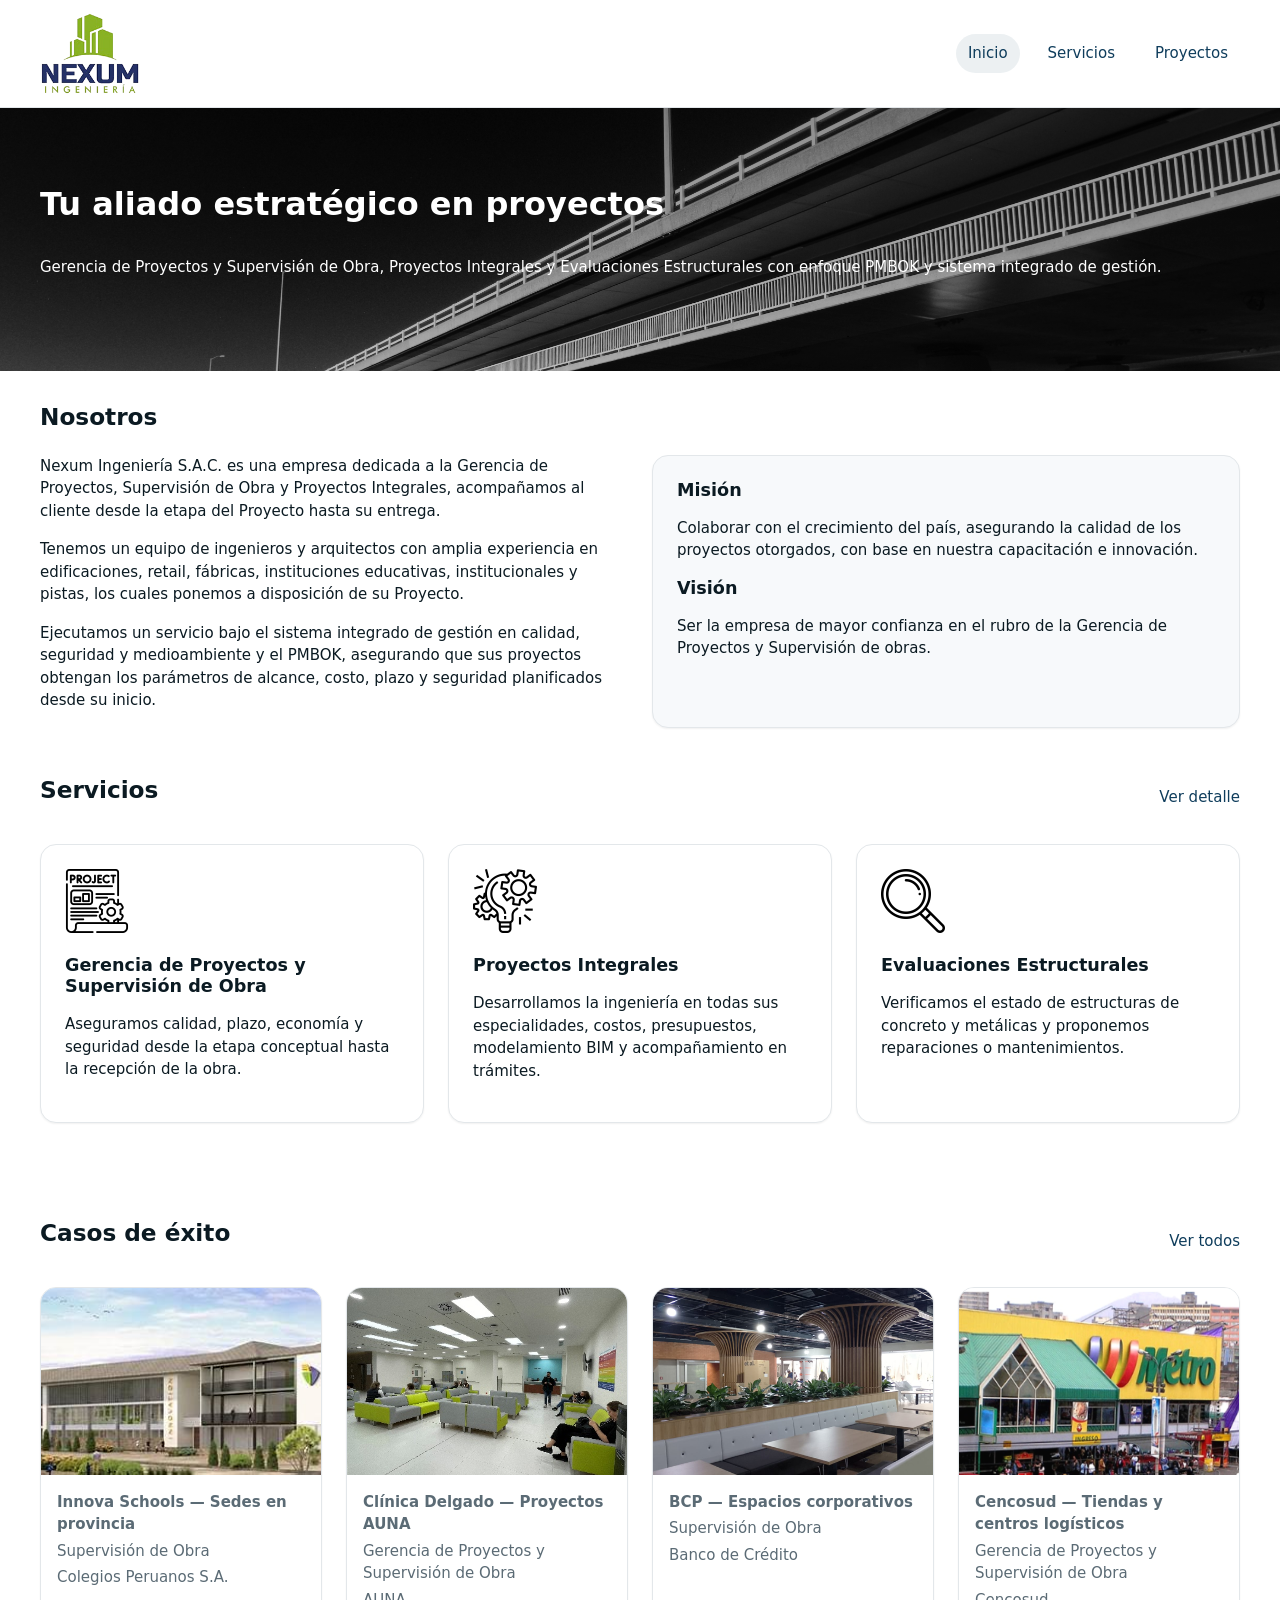
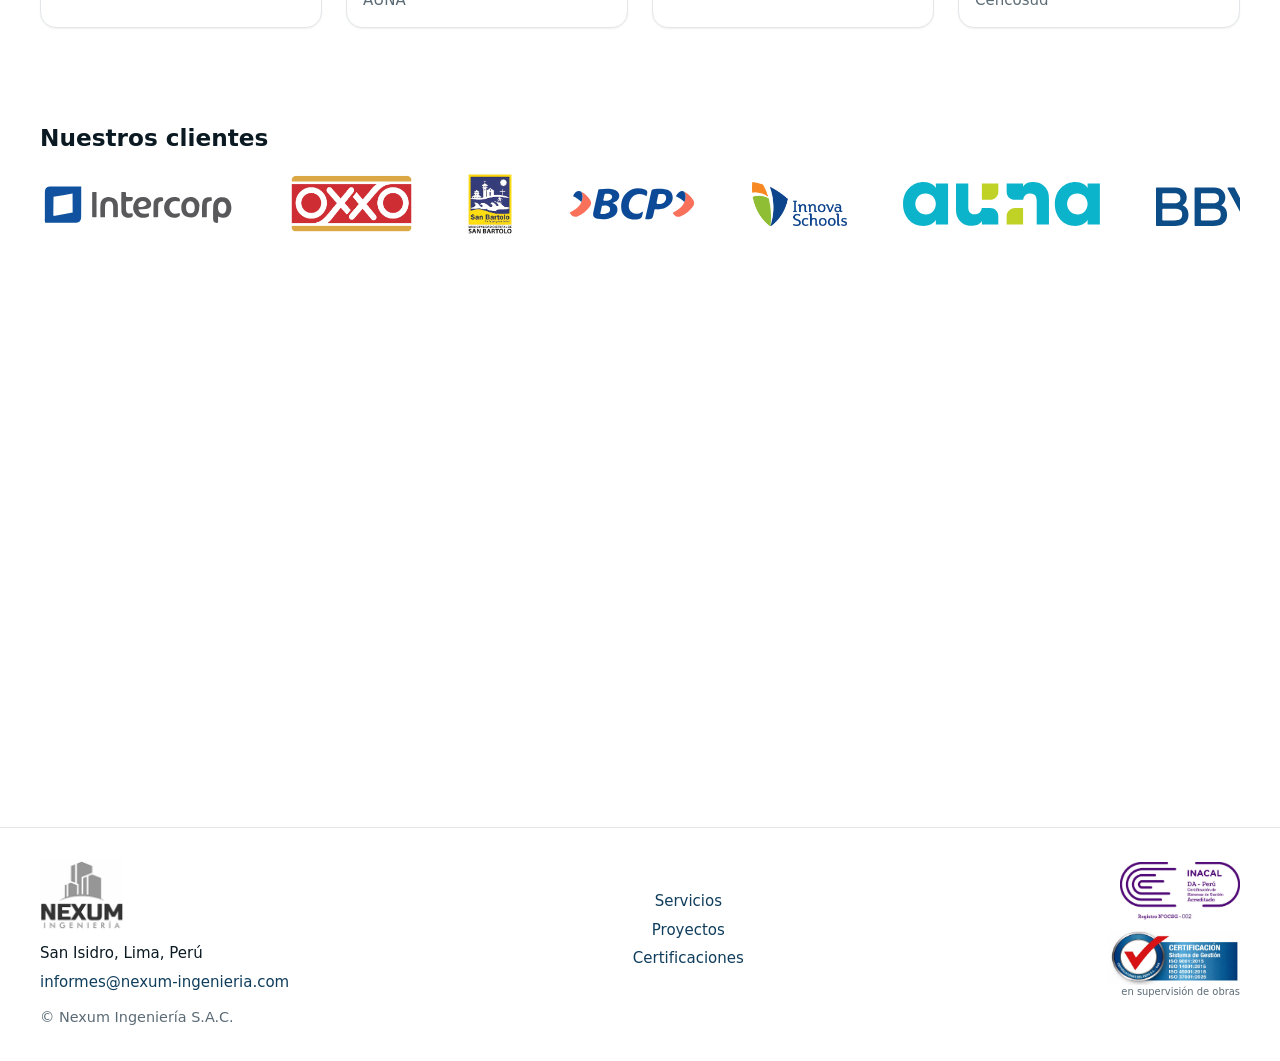
<file: index.html>
<!doctype html>
<html lang="es">
  <head>
    <meta charset="utf-8" />
    <title>
      Nexum Ingeniería | Gerencia de Proyectos y Supervisión de Obra
    </title>
    <meta name="viewport" content="width=device-width, initial-scale=1" />
    <meta
      name="description"
      content="Gerencia de Proyectos y Supervisión de Obra, Proyectos Integrales y Evaluaciones Estructurales con enfoque PMBOK y sistema integrado de gestión."
    />
    <link rel="preload" href="assets/brand/logo_ico.png" as="image" />
    <link rel="icon" href="assets/brand/logo_ico.png" type="image/png" />
    <link rel="stylesheet" href="css/styles.css" />
  </head>
  <body>
    <div id="loading-bar" aria-hidden="true"></div>

    <header class="site-header">
      <div class="container flex flex--between flex--center">
        <a class="brand brand--large" href="#" aria-label="Inicio Nexum">
          <img
            src="assets/brand/logo_ico.png"
            alt="Nexum Ingeniería"
            width="168"
            height="62"
            decoding="async"
          />
        </a>
        <button
          class="nav-toggle"
          aria-expanded="false"
          aria-controls="primary-nav"
          aria-label="Abrir menú"
        >
          <span class="nav-toggle__bar" aria-hidden="true"></span>
        </button>
        <nav id="primary-nav" class="site-nav" aria-label="Principal">
          <a href="#" aria-current="page">Inicio</a>
          <a href="pages/servicios.html">Servicios</a>
          <a href="pages/proyectos.html">Proyectos</a>
        </nav>
      </div>
    </header>

    <section
      class="page-hero"
      style="
        --hero-bg: url(&quot;../assets/hero/obra-en-progreso-1920x1080.jpg&quot;);
      "
    >
      <div class="container hero__content" data-reveal="scroll">
        <h1>Tu aliado estratégico en proyectos</h1>
        <p>
          Gerencia de Proyectos y Supervisión de Obra, Proyectos Integrales y
          Evaluaciones Estructurales con enfoque PMBOK y sistema integrado de
          gestión.
        </p>
      </div>
    </section>

    <section id="nosotros" class="container flow" data-reveal="scroll">
      <header class="section-hd"><h2>Nosotros</h2></header>
      <div class="grid grid--2 grid--sm-1 grid--gap">
        <article class="flow">
          <p>
            Nexum Ingeniería S.A.C. es una empresa dedicada a la Gerencia de
            Proyectos, Supervisión de Obra y Proyectos Integrales, acompañamos
            al cliente desde la etapa del Proyecto hasta su entrega.
          </p>
          <p>
            Tenemos un equipo de ingenieros y arquitectos con amplia experiencia
            en edificaciones, retail, fábricas, instituciones educativas,
            institucionales y pistas, los cuales ponemos a disposición de su
            Proyecto.
          </p>
          <p>
            Ejecutamos un servicio bajo el sistema integrado de gestión en
            calidad, seguridad y medioambiente y el PMBOK, asegurando que sus
            proyectos obtengan los parámetros de alcance, costo, plazo y
            seguridad planificados desde su inicio.
          </p>
        </article>
        <aside class="card soft flow">
          <div>
            <h3>Misión</h3>
            <p>
              Colaborar con el crecimiento del país, asegurando la calidad de
              los proyectos otorgados, con base en nuestra capacitación e
              innovación.
            </p>
          </div>
          <div>
            <h3>Visión</h3>
            <p>
              Ser la empresa de mayor confianza en el rubro de la Gerencia de
              Proyectos y Supervisión de obras.
            </p>
          </div>
        </aside>
      </div>
    </section>

    <section class="services-summary">
      <div class="container">
        <header class="section-hd flex flex--between flex--center">
          <h2>Servicios</h2>
          <a class="more" href="pages/servicios.html">Ver detalle</a>
        </header>
        <div class="grid grid--cards-3 grid--gap" data-reveal="scroll">
          <article class="card">
            <img
              src="assets/icons/gerencia.png"
              alt=""
              width="64"
              height="64"
              loading="lazy"
              decoding="async"
            />
            <br />
            <h3>Gerencia de Proyectos y Supervisión de Obra</h3>
            <p>
              Aseguramos calidad, plazo, economía y seguridad desde la etapa
              conceptual hasta la recepción de la obra.
            </p>
          </article>
          <article class="card">
            <img
              src="assets/icons/integrales.png"
              alt=""
              width="64"
              height="64"
              loading="lazy"
              decoding="async"
            />
            <br />
            <h3>Proyectos Integrales</h3>
            <p>
              Desarrollamos la ingeniería en todas sus especialidades, costos,
              presupuestos, modelamiento BIM y acompañamiento en trámites.
            </p>
          </article>
          <article class="card">
            <img
              src="assets/icons/evaluaciones.png"
              alt=""
              width="64"
              height="64"
              loading="lazy"
              decoding="async"
            />
            <br />
            <h3>Evaluaciones Estructurales</h3>
            <p>
              Verificamos el estado de estructuras de concreto y metálicas y
              proponemos reparaciones o mantenimientos.
            </p>
          </article>
        </div>
      </div>
    </section>

    <section class="featured-projects">
      <div class="container">
        <header class="section-hd flex flex--between flex--center">
          <h2>Casos de éxito</h2>
          <a class="more" href="pages/proyectos.html">Ver todos</a>
        </header>

        <div
          class="grid grid--tiles-4 grid--sm-1 grid--gap"
          data-gallery="destacados"
          data-reveal="scroll"
        >
          <article class="tile case-card">
            <img
              src="assets/proyectos/educativo/innova-tarapoto-i-1200x800.jpg"
              alt="Innova Schools — Sedes en provincia"
              loading="lazy"
              decoding="async"
            />
            <div class="case-card__body">
              <p class="case-card__title">
                Innova Schools — Sedes en provincia
              </p>
              <p>Supervisión de Obra</p>
              <p>Colegios Peruanos S.A.</p>
            </div>
          </article>

          <article class="tile case-card">
            <img
              src="assets/proyectos/clinicas/delgado-emergencia-1200x800.jpg"
              alt="Clínica Delgado — Proyectos AUNA"
              loading="lazy"
              decoding="async"
            />
            <div class="case-card__body">
              <p class="case-card__title">Clínica Delgado — Proyectos AUNA</p>
              <p>Gerencia de Proyectos y Supervisión de Obra</p>
              <p>AUNA</p>
            </div>
          </article>

          <article class="tile case-card">
            <img
              src="assets/proyectos/oficinas/bcp-workcafe-1200x800.png"
              alt="BCP — Espacios corporativos"
              loading="lazy"
              decoding="async"
            />
            <div class="case-card__body">
              <p class="case-card__title">BCP — Espacios corporativos</p>
              <p>Supervisión de Obra</p>
              <p>Banco de Crédito</p>
            </div>
          </article>

          <article class="tile case-card">
            <img
              src="assets/proyectos/retail/metro-brena-1200x800.png"
              alt="Cencosud — Tiendas y centros logísticos"
              loading="lazy"
              decoding="async"
            />
            <div class="case-card__body">
              <p class="case-card__title">
                Cencosud — Tiendas y centros logísticos
              </p>
              <p>Gerencia de Proyectos y Supervisión de Obra</p>
              <p>Cencosud</p>
            </div>
          </article>
        </div>
      </div>
    </section>

    <section id="clientes" class="clients">
      <div class="container">
        <h2>Nuestros clientes</h2>
        <div
          class="clients-rail"
          data-carousel="clients"
          aria-label="Carrusel de clientes"
        >
          <img
            src="assets/logos/intercorp.svg"
            alt="Intercorp"
            loading="lazy"
          />
          <img
            src="assets/logos/oxxo.png"
            alt="OXXO"
            loading="lazy"
            class="client-logo--large"
          />
          <img
            src="assets/logos/municipalidad_san_bartolo.png"
            alt="OXXO"
            loading="lazy"
            class="client-logo--large"
          />
          <img src="assets/logos/bcp.svg" alt="BCP" loading="lazy" />
          <img
            src="assets/logos/innova.png"
            alt="Innova Schools"
            loading="lazy"
          />
          <img src="assets/logos/auna.svg" alt="Auna" loading="lazy" />
          <img src="assets/logos/bbva.svg" alt="BBVA" loading="lazy" />
          <img src="assets/logos/cencosud.png" alt="Cencosud" loading="lazy" />
          <img src="assets/logos/unacem.png" alt="UNACEM" loading="lazy" />
          <img
            src="assets/logos/municipalidad_de_magdalena.jpg"
            alt="OXXO"
            loading="lazy"
            class="client-logo--large"
          />
          <img
            src="assets/logos/menzies.png"
            alt="Menzies"
            loading="lazy"
            class="client-logo--large"
          />
          <img
            src="assets/logos/clinicaaviva.jpeg"
            alt="Clínica Aviva"
            loading="lazy"
            class="client-logo--xl"
          />

          <img
            src="assets/logos/smartfit.jpeg"
            alt="Smart Fit"
            loading="lazy"
            class="client-logo--xl"
          />

          <img
            src="assets/logos/mallplaza.jpeg"
            alt="Mallplaza"
            loading="lazy"
            class="client-logo--xl"
          />

          <img
            src="assets/logos/open.jpeg"
            alt="Open"
            loading="lazy"
            class="client-logo--xl"
          />
        </div>
      </div>
    </section>

    <section id="certificaciones" class="container" data-reveal="scroll">
      <header class="section-hd">
        <h2>Certificaciones & Política Integrada</h2>
      </header>

      <div class="inline-badges" aria-label="Badges de certificación">
        <div class="inline-badge-item">
          <img
            src="assets/iso/iso-9001.jpeg"
            alt="ISO 9001 — Gestión de la Calidad"
            width="96"
            height="50"
            loading="lazy"
          />
          <p>en supervisión de obras</p>
        </div>

        <div class="inline-badge-item">
          <img
            src="assets/iso/iso-14001.jpg"
            alt="ISO 14001 — Gestión Ambiental"
            width="96"
            height="50"
            loading="lazy"
          />
          <p>en supervisión de obras</p>
        </div>

        <div class="inline-badge-item">
          <img
            src="assets/iso/iso-45001.jpg"
            alt="ISO 45001 — Seguridad y Salud en el Trabajo"
            width="96"
            height="50"
            loading="lazy"
          />
          <p>en supervisión de obras</p>
        </div>

        <div class="inline-badge-item">
          <img
            src="assets/iso/iso-37001.jpeg"
            alt="ISO 37001 — Sistema de Gestión"
            width="96"
            height="50"
            loading="lazy"
          />
          <p>en supervisión de obras</p>
        </div>
      </div>
      <div
        class="grid grid--3 grid--sm-1 grid--gap certs-grid"
        aria-label="Certificados"
      >
        <figure class="cert">
          <img
            src="assets/certificados/cert-iso9001-1000x1400.jpg"
            alt="Certificado ISO 9001 — Supervisión de Obra"
            loading="lazy"
            decoding="async"
          />
          <figcaption>ISO 9001</figcaption>
        </figure>

        <figure class="cert">
          <img
            src="assets/certificados/cert-iso14001-1000x1400.jpg"
            alt="Certificado ISO 14001 — Supervisión de Obra"
            loading="lazy"
            decoding="async"
          />
          <figcaption>ISO 14001</figcaption>
        </figure>

        <figure class="cert">
          <img
            src="assets/certificados/cert-iso45001-1000x1400.jpg"
            alt="Certificado ISO 45001 — Supervisión de Obra"
            loading="lazy"
            decoding="async"
          />
          <figcaption>ISO 45001</figcaption>
        </figure>

        <figure class="cert">
          <img
            src="assets/certificados/cert-iso37001-1000x1400.jpg"
            alt="Certificado ISO 37001 — Supervisión de Obra"
            loading="lazy"
            decoding="async"
          />
          <figcaption>ISO 37001</figcaption>
        </figure>
      </div>
      <br />
    </section>

    <footer class="site-footer">
      <div class="container grid grid--footer">
        <div class="footer__brand">
          <img
            src="assets/brand/logo-nexum-mono.png"
            alt="Nexum Ingeniería"
            width="112"
            height="40"
            loading="lazy"
            decoding="async"
          />
          <p>San Isidro, Lima, Perú</p>
          <p>
            <a href="mailto:informes@nexum-ingenieria.com">
              informes@nexum-ingenieria.com
            </a>
          </p>
        </div>

        <nav aria-label="Secundario" class="footer__links">
          <a href="pages/servicios.html">Servicios</a>
          <a href="pages/proyectos.html">Proyectos</a>
          <a href="#certificaciones">Certificaciones</a>
        </nav>

        <div
          class="footer__certs"
          aria-label="Certificaciones y acreditaciones"
        >
          <div class="footer__cert-item">
            <img
              src="assets/iso/logo-inacal-ocsg-002.jpg"
              alt="Logo INACAL OCSG 002"
              loading="lazy"
              decoding="async"
            />
          </div>

          <div class="footer__cert-item">
            <img
              src="assets/iso/iso-9001-14001-45001.jpeg"
              alt="Certificaciones ISO 9001, ISO 14001 e ISO 45001"
              loading="lazy"
              decoding="async"
            />
            <p>en supervisión de obras</p>
          </div>
        </div>
      </div>

      <div class="container footer__bottom">
        <p class="small">© Nexum Ingeniería S.A.C.</p>
      </div>
    </footer>

    <script src="js/app.js" defer></script>
  </body>
</html>
</file>
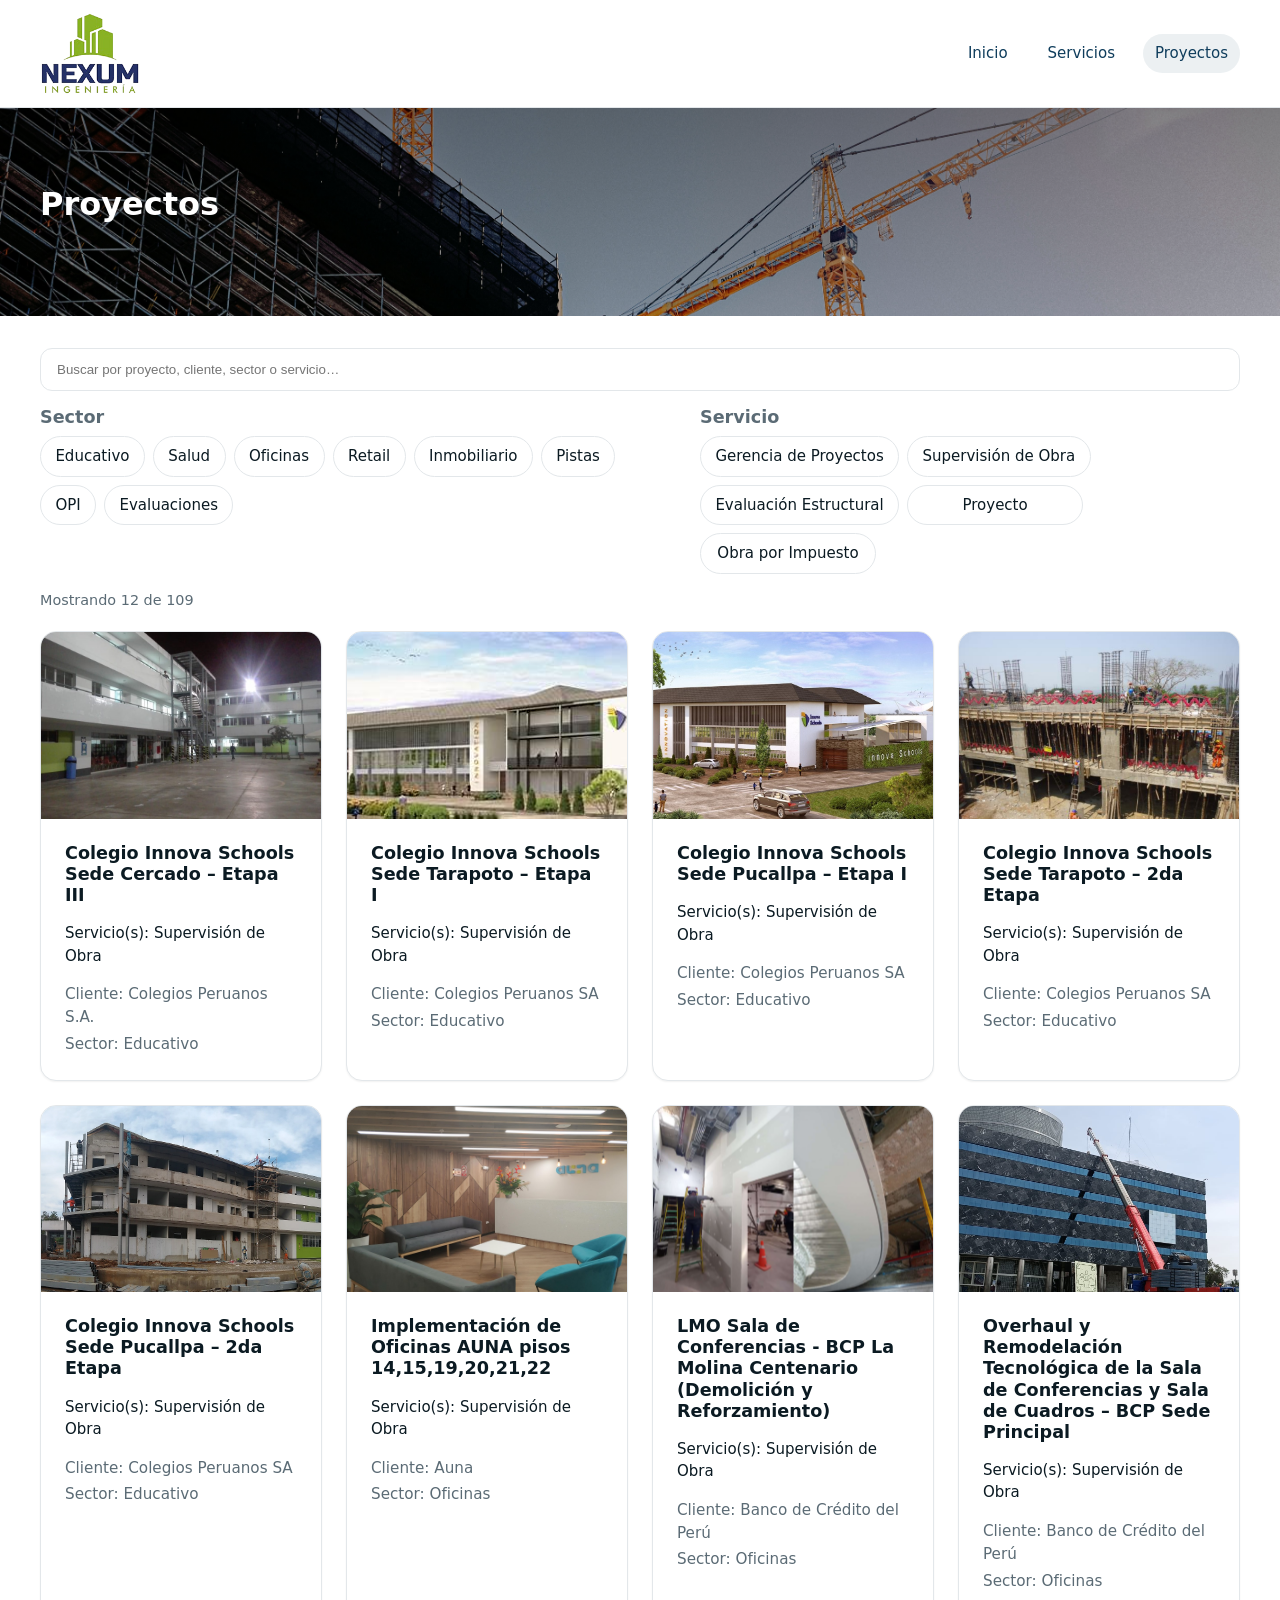
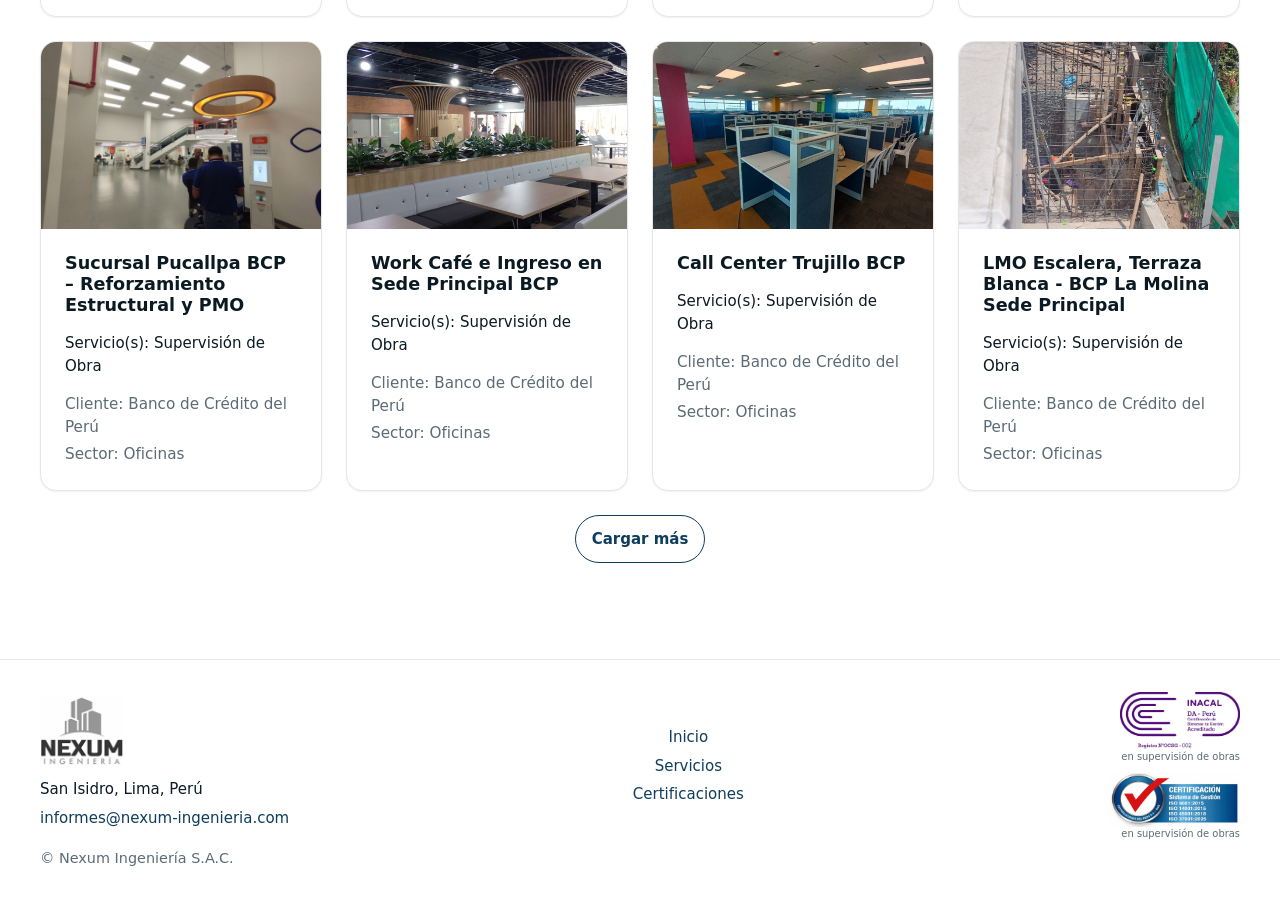
<file: pages/proyectos.html>
<!doctype html>
<html lang="es">
  <head>
    <meta charset="utf-8" />
    <title>Proyectos | Nexum Ingeniería</title>
    <meta content="width=device-width, initial-scale=1" name="viewport" />
    <meta
      content="Casos de éxito en retail, clínicas, oficinas, educativo, pistas, inmobiliario, OPI y evaluaciones estructurales."
      name="description"
    />
    <link href="../css/styles.css" rel="stylesheet" />
    <link href="../assets/brand/logo_ico.png" rel="icon" type="image/png" />
  </head>
  <body>
    <div aria-hidden="true" id="loading-bar"></div>
    <header class="site-header">
      <div class="container flex flex--between flex--center">
        <a class="brand brand--large" href="../index.html"
          ><img
            alt="Nexum Ingeniería"
            height="62"
            src="../assets/brand/logo_ico.png"
            width="168"
        /></a>
        <button
          aria-controls="primary-nav"
          aria-expanded="false"
          aria-label="Abrir menú"
          class="nav-toggle"
        >
          <span class="nav-toggle__bar"></span>
        </button>
        <nav aria-label="Principal" class="site-nav" id="primary-nav">
          <a href="../index.html">Inicio</a>
          <a href="servicios.html">Servicios</a>
          <a aria-current="page" href="proyectos.html">Proyectos</a>
        </nav>
      </div>
    </header>
    <section
      class="page-hero"
      style="--hero-bg: url(&quot;../assets/hero/proyectos-1920x640.jpg&quot;)"
    >
      <div class="container"><h1>Proyectos</h1></div>
    </section>
    <main class="container">
      <section class="filters flow" data-filters="">
        <label class="filter-search">
          <span class="visually-hidden">Buscar</span>
          <input
            data-search=""
            placeholder="Buscar por proyecto, cliente, sector o servicio…"
            type="search"
          />
        </label>
        <div class="grid grid--filters grid--gap">
          <div>
            <h3 class="filters__label">Sector</h3>
            <div aria-label="Sector" class="pills" role="group">
              <button data-filter="sector" data-value="Educativo">Educativo</button>
              <button data-filter="sector" data-value="Salud">Salud</button>
              <button data-filter="sector" data-value="Oficinas">Oficinas</button>
              <button data-filter="sector" data-value="Retail">Retail</button>
              <button data-filter="sector" data-value="Inmobiliario">Inmobiliario</button>
              <button data-filter="sector" data-value="Pistas">Pistas</button>
              <button data-filter="sector" data-value="OPI">OPI</button>
              <button data-filter="sector" data-value="Evaluaciones">Evaluaciones</button>
            </div>
          </div>
          <div>
            <h3 class="filters__label">Servicio</h3>
            <div aria-label="Servicio" class="pills pills--service" role="group">
              <button data-filter="servicio" data-value="Gerencia de Proyectos">Gerencia de Proyectos</button>
              <button data-filter="servicio" data-value="Supervisión de Obra">Supervisión de Obra</button>
              <button data-filter="servicio" data-value="Evaluación Estructural">Evaluación Estructural</button>
              <button data-filter="servicio" data-value="Proyecto">Proyecto</button>
              <button data-filter="servicio" data-value="Obra por Impuesto">Obra por Impuesto</button>
            </div>
          </div>
        </div>
        <p class="small results-count">Mostrando 0 de 0</p>
      </section>
      <section
        class="projects-grid grid grid--cards-3 grid--sm-1 grid--gap"
        data-gallery="proyectos"
      >
        <article
          class="project-card"
          data-sector="Educativo"
          data-servicio="Supervisión de Obra"
        >
          <img
            alt="Colegio Innova Schools Sede Cercado – Etapa III"
            decoding="async"
            loading="lazy"
            src="../assets/proyectos/educativo/innova-cercado-1200x800.jpg"
          />
          <div class="project-card__body">
            <h3>Colegio Innova Schools Sede Cercado – Etapa III</h3>
            <p>Servicio(s): Supervisión de Obra</p>
            <ul class="meta">
              <li>Cliente: Colegios Peruanos S.A.</li>
              <li>Sector: Educativo</li>
            </ul>
          </div>
        </article>
        <article
          class="project-card"
          data-sector="Educativo"
          data-servicio="Supervisión de Obra"
        >
          <img
            alt="Colegio Innova Schools Sede Tarapoto – Etapa I"
            decoding="async"
            loading="lazy"
            src="../assets/proyectos/educativo/innova-tarapoto-i-1200x800.jpg"
          />
          <div class="project-card__body">
            <h3>Colegio Innova Schools Sede Tarapoto – Etapa I</h3>
            <p>Servicio(s): Supervisión de Obra</p>
            <ul class="meta">
              <li>Cliente: Colegios Peruanos SA</li>
              <li>Sector: Educativo</li>
            </ul>
          </div>
        </article>
        <article
          class="project-card"
          data-sector="Educativo"
          data-servicio="Supervisión de Obra"
        >
          <img
            alt="Colegio Innova Schools Sede Pucallpa – Etapa I"
            decoding="async"
            loading="lazy"
            src="../assets/proyectos/educativo/innova-pucallpa-i-1200x800.jpg"
          />
          <div class="project-card__body">
            <h3>Colegio Innova Schools Sede Pucallpa – Etapa I</h3>
            <p>Servicio(s): Supervisión de Obra</p>
            <ul class="meta">
              <li>Cliente: Colegios Peruanos SA</li>
              <li>Sector: Educativo</li>
            </ul>
          </div>
        </article>
        <article
          class="project-card"
          data-sector="Educativo"
          data-servicio="Supervisión de Obra"
        >
          <img
            alt="Colegio Innova Schools Sede Tarapoto – 2da Etapa"
            decoding="async"
            loading="lazy"
            src="../assets/proyectos/educativo/innova-tarapoto-ii-1200x800.jpg"
          />
          <div class="project-card__body">
            <h3>Colegio Innova Schools Sede Tarapoto – 2da Etapa</h3>
            <p>Servicio(s): Supervisión de Obra</p>
            <ul class="meta">
              <li>Cliente: Colegios Peruanos SA</li>
              <li>Sector: Educativo</li>
            </ul>
          </div>
        </article>
        <article
          class="project-card"
          data-sector="Educativo"
          data-servicio="Supervisión de Obra"
        >
          <img
            alt="Colegio Innova Schools Sede Pucallpa – 2da Etapa"
            decoding="async"
            loading="lazy"
            src="../assets/proyectos/educativo/innova-pucallpa-ii-1200x800.png"
          />
          <div class="project-card__body">
            <h3>Colegio Innova Schools Sede Pucallpa – 2da Etapa</h3>
            <p>Servicio(s): Supervisión de Obra</p>
            <ul class="meta">
              <li>Cliente: Colegios Peruanos SA</li>
              <li>Sector: Educativo</li>
            </ul>
          </div>
        </article>
        <article
          class="project-card"
          data-sector="Oficinas"
          data-servicio="Supervisión de Obra"
        >
          <img
            alt="Implementación de Oficinas AUNA pisos 14,15,19,20,21,22"
            decoding="async"
            loading="lazy"
            src="../assets/proyectos/oficinas/auna-oficinas-1200x800.png"
          />
          <div class="project-card__body">
            <h3>Implementación de Oficinas AUNA pisos 14,15,19,20,21,22</h3>
            <p>Servicio(s): Supervisión de Obra</p>
            <ul class="meta">
              <li>Cliente: Auna</li>
              <li>Sector: Oficinas</li>
            </ul>
          </div>
        </article>
        <article
          class="project-card"
          data-sector="Oficinas"
          data-servicio="Supervisión de Obra"
        >
          <img
            alt="LMO Sala de Conferencias - BCP La Molina Centenario (Demolición y Reforzamiento)"
            decoding="async"
            loading="lazy"
            src="../assets/proyectos/oficinas/bcp-refuerzo-sala-1200x800.png"
          />
          <div class="project-card__body">
            <h3>LMO Sala de Conferencias - BCP La Molina Centenario (Demolición y Reforzamiento)</h3>
            <p>Servicio(s): Supervisión de Obra</p>
            <ul class="meta">
              <li>Cliente: Banco de Crédito del Perú</li>
              <li>Sector: Oficinas</li>
            </ul>
          </div>
        </article>
        <article
          class="project-card"
          data-sector="Oficinas"
          data-servicio="Supervisión de Obra"
        >
          <img
            alt="Overhaul y Remodelación Tecnológica de la Sala de Conferencias y Sala de Cuadros – BCP Sede Principal"
            decoding="async"
            loading="lazy"
            src="../assets/proyectos/oficinas/bcp-sala-conf-1200x800.jpg"
          />
          <div class="project-card__body">
            <h3>Overhaul y Remodelación Tecnológica de la Sala de Conferencias y Sala de Cuadros – BCP Sede Principal</h3>
            <p>Servicio(s): Supervisión de Obra</p>
            <ul class="meta">
              <li>Cliente: Banco de Crédito del Perú</li>
              <li>Sector: Oficinas</li>
            </ul>
          </div>
        </article>
        <article
          class="project-card"
          data-sector="Oficinas"
          data-servicio="Supervisión de Obra"
        >
          <img
            alt="Sucursal Pucallpa BCP – Reforzamiento Estructural y PMO"
            decoding="async"
            loading="lazy"
            src="../assets/proyectos/oficinas/bcp-pucallpa-1200x800.jpg"
          />
          <div class="project-card__body">
            <h3>Sucursal Pucallpa BCP – Reforzamiento Estructural y PMO</h3>
            <p>Servicio(s): Supervisión de Obra</p>
            <ul class="meta">
              <li>Cliente: Banco de Crédito del Perú</li>
              <li>Sector: Oficinas</li>
            </ul>
          </div>
        </article>
        <article
          class="project-card"
          data-sector="Oficinas"
          data-servicio="Supervisión de Obra"
        >
          <img
            alt="Work Café e Ingreso en Sede Principal BCP"
            decoding="async"
            loading="lazy"
            src="../assets/proyectos/oficinas/bcp-workcafe-1200x800.png"
          />
          <div class="project-card__body">
            <h3>Work Café e Ingreso en Sede Principal BCP</h3>
            <p>Servicio(s): Supervisión de Obra</p>
            <ul class="meta">
              <li>Cliente: Banco de Crédito del Perú</li>
              <li>Sector: Oficinas</li>
            </ul>
          </div>
        </article>
        <article
          class="project-card"
          data-sector="Oficinas"
          data-servicio="Supervisión de Obra"
        >
          <img
            alt="Call Center Trujillo BCP"
            decoding="async"
            loading="lazy"
            src="../assets/proyectos/oficinas/bcp-callcenter-trujillo-1200x800.png"
          />
          <div class="project-card__body">
            <h3>Call Center Trujillo BCP</h3>
            <p>Servicio(s): Supervisión de Obra</p>
            <ul class="meta">
              <li>Cliente: Banco de Crédito del Perú</li>
              <li>Sector: Oficinas</li>
            </ul>
          </div>
        </article>
        <article
          class="project-card"
          data-sector="Oficinas"
          data-servicio="Supervisión de Obra"
        >
          <img
            alt="LMO Escalera, Terraza Blanca - BCP La Molina Sede Principal"
            decoding="async"
            loading="lazy"
            src="../assets/proyectos/oficinas/bcp-terraza-1200x800.jpg"
          />
          <div class="project-card__body">
            <h3>LMO Escalera, Terraza Blanca - BCP La Molina Sede Principal</h3>
            <p>Servicio(s): Supervisión de Obra</p>
            <ul class="meta">
              <li>Cliente: Banco de Crédito del Perú</li>
              <li>Sector: Oficinas</li>
            </ul>
          </div>
        </article>
        <article
          class="project-card"
          data-sector="Salud"
          data-servicio="Gerencia de Proyectos|Supervisión de Obra"
        >
          <img
            alt="Emergencia y Sala de Espera - Auna - Clínica Delgado"
            decoding="async"
            loading="lazy"
            src="../assets/proyectos/clinicas/delgado-emergencia-1200x800.jpg"
          />
          <div class="project-card__body">
            <h3>Emergencia y Sala de Espera - Auna - Clínica Delgado</h3>
            <p>Servicio(s): Gerencia de Proyectos · Supervisión de Obra</p>
            <ul class="meta">
              <li>Cliente: Auna</li>
              <li>Sector: Salud</li>
            </ul>
          </div>
        </article>
        <article
          class="project-card"
          data-sector="Salud"
          data-servicio="Gerencia de Proyectos|Supervisión de Obra"
        >
          <img
            alt="Sala Internacional - Auna - Clínica Delgado"
            decoding="async"
            loading="lazy"
            src="../assets/proyectos/clinicas/delgado-sala-internacional-1200x800.png"
          />
          <div class="project-card__body">
            <h3>Sala Internacional - Auna - Clínica Delgado</h3>
            <p>Servicio(s): Gerencia de Proyectos · Supervisión de Obra</p>
            <ul class="meta">
              <li>Cliente: Auna</li>
              <li>Sector: Salud</li>
            </ul>
          </div>
        </article>
        <article
          class="project-card"
          data-sector="Salud"
          data-servicio="Gerencia de Proyectos|Supervisión de Obra"
        >
          <img
            alt="Vestidores Resonador - Auna - Clínica Delgado"
            decoding="async"
            loading="lazy"
            src="../assets/proyectos/clinicas/delgado-vestidores-1200x800.jpg"
          />
          <div class="project-card__body">
            <h3>Vestidores Resonador - Auna - Clínica Delgado</h3>
            <p>Servicio(s): Gerencia de Proyectos · Supervisión de Obra</p>
            <ul class="meta">
              <li>Cliente: Auna</li>
              <li>Sector: Salud</li>
            </ul>
          </div>
        </article>
        <article
          class="project-card"
          data-sector="Salud"
          data-servicio="Gerencia de Proyectos|Supervisión de Obra"
        >
          <img
            alt="Sala de Espera - Auna - Clínica Delgado"
            decoding="async"
            loading="lazy"
            src="../assets/proyectos/clinicas/delgado-sala-espera-1200x800.jpg"
          />
          <div class="project-card__body">
            <h3>Sala de Espera - Auna - Clínica Delgado</h3>
            <p>Servicio(s): Gerencia de Proyectos · Supervisión de Obra</p>
            <ul class="meta">
              <li>Cliente: Auna</li>
              <li>Sector: Salud</li>
            </ul>
          </div>
        </article>
        <article
          class="project-card"
          data-sector="Salud"
          data-servicio="Gerencia de Proyectos|Supervisión de Obra"
        >
          <img
            alt="Remodelación de Habitaciones – TAMO - Auna - Clínica Delgado"
            decoding="async"
            loading="lazy"
            src="../assets/proyectos/clinicas/delgado-habitaciones-1200x800.jpg"
          />
          <div class="project-card__body">
            <h3>Remodelación de Habitaciones – TAMO - Auna - Clínica Delgado</h3>
            <p>Servicio(s): Gerencia de Proyectos · Supervisión de Obra</p>
            <ul class="meta">
              <li>Cliente: Auna</li>
              <li>Sector: Salud</li>
            </ul>
          </div>
        </article>
        <article
          class="project-card"
          data-sector="Salud"
          data-servicio="Gerencia de Proyectos|Supervisión de Obra"
        >
          <img
            alt="Remodelación de 6 Habitaciones – Hospitalización - Auna"
            decoding="async"
            loading="lazy"
            src="../assets/proyectos/clinicas/delgado-hosp-1200x800.jpg"
          />
          <div class="project-card__body">
            <h3>Remodelación de 6 Habitaciones – Hospitalización - Auna</h3>
            <p>Servicio(s): Gerencia de Proyectos · Supervisión de Obra</p>
            <ul class="meta">
              <li>Cliente: Auna</li>
              <li>Sector: Salud</li>
            </ul>
          </div>
        </article>
        <article
          class="project-card"
          data-sector="Salud"
          data-servicio="Gerencia de Proyectos|Supervisión de Obra"
        >
          <img
            alt="Remodelación de 9 Habitaciones Hospitalización Maternidad – Piso 5 Delgado"
            decoding="async"
            loading="lazy"
            src="../assets/proyectos/clinicas/delgado-maternidad-1200x800.jpg"
          />
          <div class="project-card__body">
            <h3>Remodelación de 9 Habitaciones Hospitalización Maternidad – Piso 5 Delgado</h3>
            <p>Servicio(s): Gerencia de Proyectos · Supervisión de Obra</p>
            <ul class="meta">
              <li>Cliente: Auna</li>
              <li>Sector: Salud</li>
            </ul>
          </div>
        </article>
        <article
          class="project-card"
          data-sector="Salud"
          data-servicio="Gerencia de Proyectos|Supervisión de Obra"
        >
          <img
            alt="Acondicionamiento e Implementación del OASIS – Sótano 5 Delgado"
            decoding="async"
            loading="lazy"
            src="../assets/proyectos/clinicas/delgado-oasis-sotano.png"
          />
          <div class="project-card__body">
            <h3>Acondicionamiento e Implementación del OASIS – Sótano 5 Delgado</h3>
            <p>Servicio(s): Gerencia de Proyectos · Supervisión de Obra</p>
            <ul class="meta">
              <li>Cliente: Auna</li>
              <li>Sector: Salud</li>
            </ul>
          </div>
        </article>
        <article
          class="project-card"
          data-sector="Salud"
          data-servicio="Gerencia de Proyectos|Supervisión de Obra"
        >
          <img
            alt="Remodelación de la Unidad de Traumatología – Sótano 1 Delgado -"
            decoding="async"
            loading="lazy"
            src="../assets/proyectos/clinicas/delgado-traumatologia-sotano-1-1200x800.png"
          />
          <div class="project-card__body">
            <h3>Remodelación de la Unidad de Traumatología – Sótano 1 Delgado -</h3>
            <p>Servicio(s): Gerencia de Proyectos · Supervisión de Obra</p>
            <ul class="meta">
              <li>Cliente: Auna</li>
              <li>Sector: Salud</li>
            </ul>
          </div>
        </article>
        <article
          class="project-card"
          data-sector="Salud"
          data-servicio="Gerencia de Proyectos|Supervisión de Obra"
        >
          <img
            alt="Acondicionamiento y Centro Espiritual – Piso 2 Delgado -"
            decoding="async"
            loading="lazy"
            src="../assets/proyectos/clinicas/delgado-centro-espiritual-1200x800.png"
          />
          <div class="project-card__body">
            <h3>Acondicionamiento y Centro Espiritual – Piso 2 Delgado -</h3>
            <p>Servicio(s): Gerencia de Proyectos · Supervisión de Obra</p>
            <ul class="meta">
              <li>Cliente: Auna</li>
              <li>Sector: Salud</li>
            </ul>
          </div>
        </article>
        <article
          class="project-card"
          data-sector="Salud"
          data-servicio="Gerencia de Proyectos|Supervisión de Obra"
        >
          <img
            alt="Implementación de Coworking – Piso 2 Delgado"
            decoding="async"
            loading="lazy"
            src="../assets/proyectos/clinicas/delgado-coworking-1200x800.png"
          />
          <div class="project-card__body">
            <h3>Implementación de Coworking – Piso 2 Delgado</h3>
            <p>Servicio(s): Gerencia de Proyectos · Supervisión de Obra</p>
            <ul class="meta">
              <li>Cliente: Auna</li>
              <li>Sector: Salud</li>
            </ul>
          </div>
        </article>
        <article
          class="project-card"
          data-sector="Salud"
          data-servicio="Gerencia de Proyectos|Supervisión de Obra"
        >
          <img
            alt="Implementación Tópico Multipropósito – Piso 4 Delgado -"
            decoding="async"
            loading="lazy"
            src="../assets/proyectos/clinicas/delgado-topico-1200x800.png"
          />
          <div class="project-card__body">
            <h3>Implementación Tópico Multipropósito – Piso 4 Delgado -</h3>
            <p>Servicio(s): Gerencia de Proyectos · Supervisión de Obra</p>
            <ul class="meta">
              <li>Cliente: Auna</li>
              <li>Sector: Salud</li>
            </ul>
          </div>
        </article>
        <article
          class="project-card"
          data-sector="Salud"
          data-servicio="Gerencia de Proyectos|Supervisión de Obra"
        >
          <img
            alt="Ampliación de Farmacia Centro Quirúrgico – Piso 2 Delgado"
            decoding="async"
            loading="lazy"
            src="../assets/proyectos/clinicas/delgado-farmacia-1200x800.png"
          />
          <div class="project-card__body">
            <h3>Ampliación de Farmacia Centro Quirúrgico – Piso 2 Delgado</h3>
            <p>Servicio(s): Gerencia de Proyectos · Supervisión de Obra</p>
            <ul class="meta">
              <li>Cliente: Auna</li>
              <li>Sector: Salud</li>
            </ul>
          </div>
        </article>
        <article
          class="project-card"
          data-sector="Salud"
          data-servicio="Gerencia de Proyectos|Supervisión de Obra"
        >
          <img
            alt="Ampliación e Implementación de Consultorio Unidad de Cardiología – Piso 2 Delgado"
            decoding="async"
            loading="lazy"
            src="../assets/proyectos/clinicas/delgado-cardiologia-1200x800.png"
          />
          <div class="project-card__body">
            <h3>Ampliación e Implementación de Consultorio Unidad de Cardiología – Piso 2 Delgado</h3>
            <p>Servicio(s): Gerencia de Proyectos · Supervisión de Obra</p>
            <ul class="meta">
              <li>Cliente: Auna</li>
              <li>Sector: Salud</li>
            </ul>
          </div>
        </article>
        <article
          class="project-card"
          data-sector="Salud"
          data-servicio="Gerencia de Proyectos|Supervisión de Obra"
        >
          <img
            alt="Remodelación e Implementación de la Unidad de Mamografía – Piso 1 Delgado"
            decoding="async"
            loading="lazy"
            src="../assets/proyectos/clinicas/delgado-mamografia-1200x800.png"
          />
          <div class="project-card__body">
            <h3>Remodelación e Implementación de la Unidad de Mamografía – Piso 1 Delgado</h3>
            <p>Servicio(s): Gerencia de Proyectos · Supervisión de Obra</p>
            <ul class="meta">
              <li>Cliente: Auna</li>
              <li>Sector: Salud</li>
            </ul>
          </div>
        </article>
        <article
          class="project-card"
          data-sector="Salud"
          data-servicio="Gerencia de Proyectos|Supervisión de Obra"
        >
          <img
            alt="Remodelación e Implementación de Fluoroscopia – Piso 1 Delgado"
            decoding="async"
            loading="lazy"
            src="../assets/proyectos/clinicas/delgado-fluoroscopia-1200x800.png"
          />
          <div class="project-card__body">
            <h3>Remodelación e Implementación de Fluoroscopia – Piso 1 Delgado</h3>
            <p>Servicio(s): Gerencia de Proyectos · Supervisión de Obra</p>
            <ul class="meta">
              <li>Cliente: Auna</li>
              <li>Sector: Salud</li>
            </ul>
          </div>
        </article>
        <article
          class="project-card"
          data-sector="Salud"
          data-servicio="Gerencia de Proyectos|Supervisión de Obra"
        >
          <img
            alt="Ampliación de Cámara Frigorífica Etapa 2 – Clínica Delgado"
            decoding="async"
            loading="lazy"
            src="../assets/proyectos/clinicas/auna-ampliacion-frigorifica-1200x800.png"
          />
          <div class="project-card__body">
            <h3>Ampliación de Cámara Frigorífica Etapa 2 – Clínica Delgado</h3>
            <p>Servicio(s): Gerencia de Proyectos · Supervisión de Obra</p>
            <ul class="meta">
              <li>Cliente: Auna</li>
              <li>Sector: Salud</li>
            </ul>
          </div>
        </article>
        <article
          class="project-card"
          data-sector="Salud"
          data-servicio="Gerencia de Proyectos|Supervisión de Obra"
        >
          <img
            alt="Ampliación Hospitalización Habitaciones – P6 y P7 - Clínica Delgado"
            decoding="async"
            loading="lazy"
            src="../assets/proyectos/clinicas/auna-ampliacion-p6-p7-1200x800.png"
          />
          <div class="project-card__body">
            <h3>Ampliación Hospitalización Habitaciones – P6 y P7 - Clínica Delgado</h3>
            <p>Servicio(s): Gerencia de Proyectos · Supervisión de Obra</p>
            <ul class="meta">
              <li>Cliente: Auna</li>
              <li>Sector: Salud</li>
            </ul>
          </div>
        </article>
        <article
          class="project-card"
          data-sector="Salud"
          data-servicio="Gerencia de Proyectos|Supervisión de Obra"
        >
          <img
            alt="Nuevo Tomógrafo – P1 - Clínica Delgado"
            decoding="async"
            loading="lazy"
            src="../assets/proyectos/clinicas/auna-nuevo-tomografo-p1-1200x800.png"
          />
          <div class="project-card__body">
            <h3>Nuevo Tomógrafo – P1 - Clínica Delgado</h3>
            <p>Servicio(s): Gerencia de Proyectos · Supervisión de Obra</p>
            <ul class="meta">
              <li>Cliente: Auna</li>
              <li>Sector: Salud</li>
            </ul>
          </div>
        </article>
        <article
          class="project-card"
          data-sector="Salud"
          data-servicio="Gerencia de Proyectos|Supervisión de Obra"
        >
          <img
            alt="Remodelación de Medicina Nuclear – P1 - Clínica Delgado"
            decoding="async"
            loading="lazy"
            src="../assets/proyectos/clinicas/auna-remodelacion-nuclear-p1-1200x800.png"
          />
          <div class="project-card__body">
            <h3>Remodelación de Medicina Nuclear – P1 - Clínica Delgado</h3>
            <p>Servicio(s): Gerencia de Proyectos · Supervisión de Obra</p>
            <ul class="meta">
              <li>Cliente: Auna</li>
              <li>Sector: Salud</li>
            </ul>
          </div>
        </article>
        <article
          class="project-card"
          data-sector="Salud"
          data-servicio="Gerencia de Proyectos|Supervisión de Obra"
        >
          <img
            alt="Implementación de UPA y Sala de Reprocesamiento – P3 y P4 - Clínica Delgado"
            decoding="async"
            loading="lazy"
            src="../assets/proyectos/clinicas/auna-implementacion-upa-p3-p4-1200x800.png"
          />
          <div class="project-card__body">
            <h3>Implementación de UPA y Sala de Reprocesamiento – P3 y P4 - Clínica Delgado</h3>
            <p>Servicio(s): Gerencia de Proyectos · Supervisión de Obra</p>
            <ul class="meta">
              <li>Cliente: Auna</li>
              <li>Sector: Salud</li>
            </ul>
          </div>
        </article>
        <article
          class="project-card"
          data-sector="Salud"
          data-servicio="Gerencia de Proyectos|Supervisión de Obra"
        >
          <img
            alt="Implementación de Sala de Monitoreo Fetal – P3 - Clínica Delgado"
            decoding="async"
            loading="lazy"
            src="../assets/proyectos/clinicas/auna-implementacion-fetal-p3-1200x800.png"
          />
          <div class="project-card__body">
            <h3>Implementación de Sala de Monitoreo Fetal – P3 - Clínica Delgado</h3>
            <p>Servicio(s): Gerencia de Proyectos · Supervisión de Obra</p>
            <ul class="meta">
              <li>Cliente: Auna</li>
              <li>Sector: Salud</li>
            </ul>
          </div>
        </article>
        <article
          class="project-card"
          data-sector="Salud"
          data-servicio="Gerencia de Proyectos|Supervisión de Obra"
        >
          <img
            alt="Remodelación Anatomía Patológica – S1 - Clínica Delgado"
            decoding="async"
            loading="lazy"
            src="../assets/proyectos/clinicas/auna-remodelacion-patalogia-s1-1200x800.png"
          />
          <div class="project-card__body">
            <h3>Remodelación Anatomía Patológica – S1 - Clínica Delgado</h3>
            <p>Servicio(s): Gerencia de Proyectos · Supervisión de Obra</p>
            <ul class="meta">
              <li>Cliente: Auna</li>
              <li>Sector: Salud</li>
            </ul>
          </div>
        </article>
        <article
          class="project-card"
          data-sector="Salud"
          data-servicio="Gerencia de Proyectos|Supervisión de Obra"
        >
          <img
            alt="Mejoramiento Almacenes de Farmacia – S3 y S4 - Clínica Delgado"
            decoding="async"
            loading="lazy"
            src="../assets/proyectos/clinicas/auna-mejoramiento-s3-s4-1200x800.png"
          />
          <div class="project-card__body">
            <h3>Mejoramiento Almacenes de Farmacia – S3 y S4 - Clínica Delgado</h3>
            <p>Servicio(s): Gerencia de Proyectos · Supervisión de Obra</p>
            <ul class="meta">
              <li>Cliente: Auna</li>
              <li>Sector: Salud</li>
            </ul>
          </div>
        </article>
        <article
          class="project-card"
          data-sector="Salud"
          data-servicio="Gerencia de Proyectos|Supervisión de Obra"
        >
          <img
            alt="Adecuación de Sala de Post Proceso – P1 - Clínica Delgado"
            decoding="async"
            loading="lazy"
            src="../assets/proyectos/clinicas/auna-adecuacion-post-proceso-p1-1200x800.png"
          />
          <div class="project-card__body">
            <h3>Adecuación de Sala de Post Proceso – P1 - Clínica Delgado</h3>
            <p>Servicio(s): Gerencia de Proyectos · Supervisión de Obra</p>
            <ul class="meta">
              <li>Cliente: Auna</li>
              <li>Sector: Salud</li>
            </ul>
          </div>
        </article>
        <article
          class="project-card"
          data-sector="Salud"
          data-servicio="Gerencia de Proyectos|Supervisión de Obra"
        >
          <img
            alt="Implementación de Medicina Regenerativa – P4 - Clínica Delgado"
            decoding="async"
            loading="lazy"
            src="../assets/proyectos/clinicas/auna-implementacion-regenerativa-p4-1200x800.png"
          />
          <div class="project-card__body">
            <h3>Implementación de Medicina Regenerativa – P4 - Clínica Delgado</h3>
            <p>Servicio(s): Gerencia de Proyectos · Supervisión de Obra</p>
            <ul class="meta">
              <li>Cliente: Auna</li>
              <li>Sector: Salud</li>
            </ul>
          </div>
        </article>
        <article
          class="project-card"
          data-sector="Salud"
          data-servicio="Gerencia de Proyectos|Supervisión de Obra"
        >
          <img
            alt="Mejoramiento de Flujo Sala de Entrevistas – S1 - Clínica Delgado"
            decoding="async"
            loading="lazy"
            src="../assets/proyectos/clinicas/auna-mejoramiento-salas-entrevistas-s1-1200x800.png"
          />
          <div class="project-card__body">
            <h3>Mejoramiento de Flujo Sala de Entrevistas – S1 - Clínica Delgado</h3>
            <p>Servicio(s): Gerencia de Proyectos · Supervisión de Obra</p>
            <ul class="meta">
              <li>Cliente: Auna</li>
              <li>Sector: Salud</li>
            </ul>
          </div>
        </article>
        <article
          class="project-card"
          data-sector="Salud"
          data-servicio="Gerencia de Proyectos|Supervisión de Obra"
        >
          <img
            alt="Implementación Salas VIP Habitaciones 509, 512 y 522 – P5 - Clínica Delgado"
            decoding="async"
            loading="lazy"
            src="../assets/proyectos/clinicas/auna-salas-vip-1200x800.png"
          />
          <div class="project-card__body">
            <h3>Implementación Salas VIP Habitaciones 509, 512 y 522 – P5 - Clínica Delgado</h3>
            <p>Servicio(s): Gerencia de Proyectos · Supervisión de Obra</p>
            <ul class="meta">
              <li>Cliente: Auna</li>
              <li>Sector: Salud</li>
            </ul>
          </div>
        </article>
        <article
          class="project-card"
          data-sector="Salud"
          data-servicio="Gerencia de Proyectos|Supervisión de Obra"
        >
          <img
            alt="Implementación de Oficina de Investigación – P5 - Clínica Delgado"
            decoding="async"
            loading="lazy"
            src="../assets/proyectos/clinicas/auna-implementacion-investigacion-p5-1200x800.png"
          />
          <div class="project-card__body">
            <h3>Implementación de Oficina de Investigación – P5 - Clínica Delgado</h3>
            <p>Servicio(s): Gerencia de Proyectos · Supervisión de Obra</p>
            <ul class="meta">
              <li>Cliente: Auna</li>
              <li>Sector: Salud</li>
            </ul>
          </div>
        </article>
        <article
          class="project-card"
          data-sector="Salud"
          data-servicio="Gerencia de Proyectos|Supervisión de Obra"
        >
          <img
            alt="Implementación de Control de Vistas Torre Hospitalaria – P5 al P10 - Clínica Delgado"
            decoding="async"
            loading="lazy"
            src="../assets/proyectos/clinicas/auna-implementacion-vistas-torre-p5-p10-1200x800.png"
          />
          <div class="project-card__body">
            <h3>Implementación de Control de Vistas Torre Hospitalaria – P5 al P10 - Clínica Delgado</h3>
            <p>Servicio(s): Gerencia de Proyectos · Supervisión de Obra</p>
            <ul class="meta">
              <li>Cliente: Auna</li>
              <li>Sector: Salud</li>
            </ul>
          </div>
        </article>
        <article
          class="project-card"
          data-sector="Salud"
          data-servicio="Gerencia de Proyectos|Supervisión de Obra"
        >
          <img
            alt="Implementación de dos Consultorios Odontológicos – P3 - Centro de Bienestar AUNA (CBA)"
            decoding="async"
            loading="lazy"
            src="../assets/proyectos/clinicas/auna-implementacion-dos-consultorios-p3-bienestar-1200x800.png"
          />
          <div class="project-card__body">
            <h3>Implementación de dos Consultorios Odontológicos – P3 - Centro de Bienestar AUNA (CBA)</h3>
            <p>Servicio(s): Gerencia de Proyectos · Supervisión de Obra</p>
            <ul class="meta">
              <li>Cliente: Auna</li>
              <li>Sector: Salud</li>
            </ul>
          </div>
        </article>
        <article
          class="project-card"
          data-sector="Educativo"
          data-servicio="Supervisión de Obra"
        >
          <img
            alt="Complejo de Actividades Deportivas de Alumnos UPCH en la Sede de Santa María"
            decoding="async"
            loading="lazy"
            src="../assets/proyectos/educativo/upch-deportivo-1200x800.jpg"
          />
          <div class="project-card__body">
            <h3>Complejo de Actividades Deportivas de Alumnos UPCH en la Sede de Santa María</h3>
            <p>Servicio(s): Supervisión de Obra</p>
            <ul class="meta">
              <li>Cliente: Universidad Peruana Cayetano Heredia</li>
              <li>Sector: Educativo</li>
            </ul>
          </div>
        </article>
        <article
          class="project-card"
          data-sector="Salud"
          data-servicio="Gerencia de Proyectos|Supervisión de Obra"
        >
          <img
            alt="Auna Guardia Civil – Reductores de Velocidad"
            decoding="async"
            loading="lazy"
            src="../assets/proyectos/clinicas/auna-guardia-civil-reduc-vel-1200x800.png"
          />
          <div class="project-card__body">
            <h3>Auna Guardia Civil – Reductores de Velocidad</h3>
            <p>Servicio(s): Gerencia de Proyectos · Supervisión de Obra</p>
            <ul class="meta">
              <li>Cliente: Auna</li>
              <li>Sector: Salud</li>
            </ul>
          </div>
        </article>
        <article
          class="project-card"
          data-sector="Salud"
          data-servicio="Gerencia de Proyectos|Supervisión de Obra"
        >
          <img
            alt="Auna Guardia Civil – Centro Quirúrgico Piso 7"
            decoding="async"
            loading="lazy"
            src="../assets/proyectos/clinicas/oncocenter-cq-p7-1200x800.png"
          />
          <div class="project-card__body">
            <h3>Auna Guardia Civil – Centro Quirúrgico Piso 7</h3>
            <p>Servicio(s): Gerencia de Proyectos · Supervisión de Obra</p>
            <ul class="meta">
              <li>Cliente: Auna</li>
              <li>Sector: Salud</li>
            </ul>
          </div>
        </article>
        <article
          class="project-card"
          data-sector="Salud"
          data-servicio="Gerencia de Proyectos|Supervisión de Obra"
        >
          <img
            alt="Auna Guardia Civil – Triaje Lado A Piso 3"
            decoding="async"
            loading="lazy"
            src="../assets/proyectos/clinicas/oncocenter-triaje-1200x800.png"
          />
          <div class="project-card__body">
            <h3>Auna Guardia Civil – Triaje Lado A Piso 3</h3>
            <p>Servicio(s): Gerencia de Proyectos · Supervisión de Obra</p>
            <ul class="meta">
              <li>Cliente: Auna</li>
              <li>Sector: Salud</li>
            </ul>
          </div>
        </article>
        <article
          class="project-card"
          data-sector="Salud"
          data-servicio="Gerencia de Proyectos|Supervisión de Obra"
        >
          <img
            alt="Auna Guardia Civil – Triaje Lado B Piso 3"
            decoding="async"
            loading="lazy"
            src="../assets/proyectos/clinicas/oncocenter-triaje-b-1200x800.png"
          />
          <div class="project-card__body">
            <h3>Auna Guardia Civil – Triaje Lado B Piso 3</h3>
            <p>Servicio(s): Gerencia de Proyectos · Supervisión de Obra</p>
            <ul class="meta">
              <li>Cliente: Auna</li>
              <li>Sector: Salud</li>
            </ul>
          </div>
        </article>
        <article
          class="project-card"
          data-sector="Salud"
          data-servicio="Gerencia de Proyectos|Supervisión de Obra"
        >
          <img
            alt="Auna Guardia Civil – UCI Neo Transitorio Piso 5"
            decoding="async"
            loading="lazy"
            src="../assets/proyectos/clinicas/oncocenter-uci-neonatal-1200x800.png"
          />
          <div class="project-card__body">
            <h3>Auna Guardia Civil – UCI Neo Transitorio Piso 5</h3>
            <p>Servicio(s): Gerencia de Proyectos · Supervisión de Obra</p>
            <ul class="meta">
              <li>Cliente: Auna</li>
              <li>Sector: Salud</li>
            </ul>
          </div>
        </article>
        <article
          class="project-card"
          data-sector="Salud"
          data-servicio="Gerencia de Proyectos|Supervisión de Obra"
        >
          <img
            alt="Auna Guardia Civil – Estar de médicos Piso 6"
            decoding="async"
            loading="lazy"
            src="../assets/proyectos/clinicas/oncocenter-estar-medicos-1200x800.png"
          />
          <div class="project-card__body">
            <h3>Auna Guardia Civil – Estar de médicos Piso 6</h3>
            <p>Servicio(s): Gerencia de Proyectos · Supervisión de Obra</p>
            <ul class="meta">
              <li>Cliente: Auna</li>
              <li>Sector: Salud</li>
            </ul>
          </div>
        </article>
        <article
          class="project-card"
          data-sector="Salud"
          data-servicio="Gerencia de Proyectos|Supervisión de Obra"
        >
          <img
            alt="Auna Guardia Civil – Estación de enfermeras Piso 4"
            decoding="async"
            loading="lazy"
            src="../assets/proyectos/clinicas/oncocenter-estacion-enf-1200x800.png"
          />
          <div class="project-card__body">
            <h3>Auna Guardia Civil – Estación de enfermeras Piso 4</h3>
            <p>Servicio(s): Gerencia de Proyectos · Supervisión de Obra</p>
            <ul class="meta">
              <li>Cliente: Auna</li>
              <li>Sector: Salud</li>
            </ul>
          </div>
        </article>
        <article
          class="project-card"
          data-sector="Salud"
          data-servicio="Gerencia de Proyectos|Supervisión de Obra"
        >
          <img
            alt="Oncosalud Cuadra 5 – Auditorio"
            decoding="async"
            loading="lazy"
            src="../assets/proyectos/clinicas/oncocenter-auditorio-1200x800.png"
          />
          <div class="project-card__body">
            <h3>Oncosalud Cuadra 5 – Auditorio</h3>
            <p>Servicio(s): Gerencia de Proyectos · Supervisión de Obra</p>
            <ul class="meta">
              <li>Cliente: Oncosalud</li>
              <li>Sector: Salud</li>
            </ul>
          </div>
        </article>
        <article
          class="project-card"
          data-sector="Salud"
          data-servicio="Gerencia de Proyectos|Supervisión de Obra"
        >
          <img
            alt="Oncosalud Cuadra 5 – Área de descanso - Oasis"
            decoding="async"
            loading="lazy"
            src="../assets/proyectos/clinicas/oncocenter-oasis-1200x800.png"
          />
          <div class="project-card__body">
            <h3>Oncosalud Cuadra 5 – Área de descanso - Oasis</h3>
            <p>Servicio(s): Gerencia de Proyectos · Supervisión de Obra</p>
            <ul class="meta">
              <li>Cliente: Oncosalud</li>
              <li>Sector: Salud</li>
            </ul>
          </div>
        </article>
        <article
          class="project-card"
          data-sector="Salud"
          data-servicio="Gerencia de Proyectos|Supervisión de Obra"
        >
          <img
            alt="Oncosalud Cuadra 2 – Modernización de Ascensores"
            decoding="async"
            loading="lazy"
            src="../assets/proyectos/clinicas/oncocenter-ascensores-1200x800.png"
          />
          <div class="project-card__body">
            <h3>Oncosalud Cuadra 2 – Modernización de Ascensores</h3>
            <p>Servicio(s): Gerencia de Proyectos · Supervisión de Obra</p>
            <ul class="meta">
              <li>Cliente: Oncosalud</li>
              <li>Sector: Salud</li>
            </ul>
          </div>
        </article>
        <article
          class="project-card"
          data-sector="Salud"
          data-servicio="Gerencia de Proyectos|Supervisión de Obra"
        >
          <img
            alt="Remodelación Clínica Cantella"
            decoding="async"
            loading="lazy"
            src="../assets/proyectos/clinicas/cantella-1200x800.jpg"
          />
          <div class="project-card__body">
            <h3>Remodelación Clínica Cantella</h3>
            <p>Servicio(s): Gerencia de Proyectos · Supervisión de Obra</p>
            <ul class="meta">
              <li>Cliente: Auna</li>
              <li>Sector: Salud</li>
            </ul>
          </div>
        </article>
        <article
          class="project-card"
          data-sector="Oficinas"
          data-servicio="Gerencia de Proyectos|Supervisión de Obra"
        >
          <img
            alt="Áreas de servicios de rampa aeropuerto internacional Jorge Chavez T1 – T2"
            decoding="async"
            loading="lazy"
            src="../assets/proyectos/oficinas/menzies-rampa-1200x800.png"
          />
          <div class="project-card__body">
            <h3>Áreas de servicios de rampa aeropuerto internacional Jorge Chavez T1 – T2</h3>
            <p>Servicio(s): Gerencia de Proyectos · Supervisión de Obra</p>
            <ul class="meta">
              <li>Cliente: Menzies Aviation SAC</li>
              <li>Sector: Oficinas</li>
            </ul>
          </div>
        </article>
        <article
          class="project-card"
          data-sector="Salud"
          data-servicio="Gerencia de Proyectos|Supervisión de Obra"
        >
          <img
            alt="Proyecto de arquitectura e implementación Clínica Benavides AUNA"
            decoding="async"
            loading="lazy"
            src="../assets/proyectos/clinicas/benavides-1200x800.png"
          />
          <div class="project-card__body">
            <h3>Proyecto de arquitectura e implementación Clínica Benavides AUNA</h3>
            <p>Servicio(s): Gerencia de Proyectos · Supervisión de Obra</p>
            <ul class="meta">
              <li>Cliente: Auna</li>
              <li>Sector: Salud</li>
            </ul>
          </div>
        </article>
        <article
          class="project-card"
          data-sector="Retail"
          data-servicio="Supervisión de Obra"
        >
          <img
            alt="Acondicionamiento de Fachada Metro H5 La Marina"
            decoding="async"
            loading="lazy"
            src="../assets/proyectos/retail/metro-la-marina-1200x800.png"
          />
          <div class="project-card__body">
            <h3>Acondicionamiento de Fachada Metro H5 La Marina</h3>
            <p>Servicio(s): Supervisión de Obra</p>
            <ul class="meta">
              <li>Cliente: Cencosud</li>
              <li>Sector: Retail</li>
            </ul>
          </div>
        </article>
        <article
          class="project-card"
          data-sector="Oficinas"
          data-servicio="Supervisión de Obra"
        >
          <img
            alt="BCP RM Control de Accesos Sede Chorrillos"
            decoding="async"
            loading="lazy"
            src="../assets/proyectos/oficinas/bcp-contro-accesos-chorrillos-1200x800.jpg"
          />
          <div class="project-card__body">
            <h3>BCP RM Control de Accesos Sede Chorrillos</h3>
            <p>Servicio(s): Supervisión de Obra</p>
            <ul class="meta">
              <li>Cliente: Banco de Crédito del Perú</li>
              <li>Sector: Oficinas</li>
            </ul>
          </div>
        </article>
        <article
          class="project-card"
          data-sector="Oficinas"
          data-servicio="Supervisión de Obra"
        >
          <img
            alt="BCP Cocina Sede Central"
            decoding="async"
            loading="lazy"
            src="../assets/proyectos/oficinas/bcp-cocina-sede-central-1200x800.jpg"
          />
          <div class="project-card__body">
            <h3>BCP Cocina Sede Central</h3>
            <p>Servicio(s): Supervisión de Obra</p>
            <ul class="meta">
              <li>Cliente: Banco de Crédito del Perú</li>
              <li>Sector: Oficinas</li>
            </ul>
          </div>
        </article>
        <article
          class="project-card"
          data-sector="Retail"
          data-servicio="Supervisión de Obra"
        >
          <img
            alt="Reforzamiento de estructuras Cencosud – RC Santa Anita – Almacén de Abarrotes"
            decoding="async"
            loading="lazy"
            src="../assets/proyectos/retail/cencosud-santa-anita-1200x800.png"
          />
          <div class="project-card__body">
            <h3>Reforzamiento de estructuras Cencosud – RC Santa Anita – Almacén de Abarrotes</h3>
            <p>Servicio(s): Supervisión de Obra</p>
            <ul class="meta">
              <li>Cliente: Cencosud</li>
              <li>Sector: Retail</li>
            </ul>
          </div>
        </article>
        <article
          class="project-card"
          data-sector="Retail"
          data-servicio="Supervisión de Obra"
        >
          <img
            alt="Reforzamiento de estructuras – Metro Independencia"
            decoding="async"
            loading="lazy"
            src="../assets/proyectos/retail/metro-independencia-1200x800.png"
          />
          <div class="project-card__body">
            <h3>Reforzamiento de estructuras – Metro Independencia</h3>
            <p>Servicio(s): Supervisión de Obra</p>
            <ul class="meta">
              <li>Cliente: Cencosud</li>
              <li>Sector: Retail</li>
            </ul>
          </div>
        </article>
        <article
          class="project-card"
          data-sector="Retail"
          data-servicio="Gerencia de Proyectos|Supervisión de Obra"
        >
          <img
            alt="Remodelación Integral Metro Breña"
            decoding="async"
            loading="lazy"
            src="../assets/proyectos/retail/metro-brena-1200x800.png"
          />
          <div class="project-card__body">
            <h3>Remodelación Integral Metro Breña</h3>
            <p>Servicio(s): Gerencia de Proyectos · Supervisión de Obra</p>
            <ul class="meta">
              <li>Cliente: Cencosud</li>
              <li>Sector: Retail</li>
            </ul>
          </div>
        </article>
        <article
          class="project-card"
          data-sector="Retail"
          data-servicio="Supervisión de Obra"
        >
          <img
            alt="Nuevas Plataformas para instalación de Condensadores de Aire Acondicionado en Metro La Hacienda San Juan de Lurigancho"
            decoding="async"
            loading="lazy"
            src="../assets/proyectos/retail/cencosud-plataformas-condensadores-aire-acondicionado-san-juan-1200x800.jpg"
          />
          <div class="project-card__body">
            <h3>Nuevas Plataformas para instalación de Condensadores de Aire Acondicionado en Metro La Hacienda San Juan de Lurigancho</h3>
            <p>Servicio(s): Supervisión de Obra</p>
            <ul class="meta">
              <li>Cliente: Cencosud</li>
              <li>Sector: Retail</li>
            </ul>
          </div>
        </article>
        <article
          class="project-card"
          data-sector="Retail"
          data-servicio="Supervisión de Obra"
        >
          <img
            alt="Mantenimiento de Estructuras en Metro Limatambo"
            decoding="async"
            loading="lazy"
            src="../assets/proyectos/retail/cencosud-mantenimiento-estructuras-limotambo.jpg"
          />
          <div class="project-card__body">
            <h3>Mantenimiento de Estructuras en Metro Limatambo</h3>
            <p>Servicio(s): Supervisión de Obra</p>
            <ul class="meta">
              <li>Cliente: Cencosud</li>
              <li>Sector: Retail</li>
            </ul>
          </div>
        </article>
        <article
          class="project-card"
          data-sector="Retail"
          data-servicio="Supervisión de Obra"
        >
          <img
            alt="Mantenimiento de Estructuras en Metro Breña"
            decoding="async"
            loading="lazy"
            src="../assets/proyectos/retail/cencosud-mantenimiento-estructuras-brenas-1200x800.jpg"
          />
          <div class="project-card__body">
            <h3>Mantenimiento de Estructuras en Metro Breña</h3>
            <p>Servicio(s): Supervisión de Obra</p>
            <ul class="meta">
              <li>Cliente: Cencosud</li>
              <li>Sector: Retail</li>
            </ul>
          </div>
        </article>
        <article
          class="project-card"
          data-sector="Retail"
          data-servicio="Supervisión de Obra"
        >
          <img
            alt="Estructuras para soporte de equipos UMA - Metro Plaza Norte H-14 Plaza Norte – Independencia - Lima"
            decoding="async"
            loading="lazy"
            src="../assets/proyectos/retail/cencosud-estructuras-soporte-uma-norte-independencia-lima-1200x800.jpg"
          />
          <div class="project-card__body">
            <h3>Estructuras para soporte de equipos UMA - Metro Plaza Norte H-14 Plaza Norte – Independencia - Lima</h3>
            <p>Servicio(s): Supervisión de Obra</p>
            <ul class="meta">
              <li>Cliente: Cencosud</li>
              <li>Sector: Retail</li>
            </ul>
          </div>
        </article>
        <article
          class="project-card"
          data-sector="Retail"
          data-servicio="Evaluación Estructural"
        >
          <img
            alt="Evaluaciones Estructurales SmartFit Corregidor"
            decoding="async"
            loading="lazy"
            src="../assets/proyectos/retail/smartfit-Corregidor-1200x800.png"
          />
          <div class="project-card__body">
            <h3>Evaluaciones Estructurales SmartFit Corregidor</h3>
            <p>Servicio(s): Evaluación Estructural</p>
            <ul class="meta">
              <li>Cliente: Smatfit Perú</li>
              <li>Sector: Retail</li>
            </ul>
          </div>
        </article>
        <article
          class="project-card"
          data-sector="Retail"
          data-servicio="Evaluación Estructural"
        >
          <img
            alt="Evaluaciones Estructurales SmartFit La Fontana"
            decoding="async"
            loading="lazy"
            src="../assets/proyectos/retail/smartfit-LaFontana-1200x800.jpg"
          />
          <div class="project-card__body">
            <h3>Evaluaciones Estructurales SmartFit La Fontana</h3>
            <p>Servicio(s): Evaluación Estructural</p>
            <ul class="meta">
              <li>Cliente: Smatfit Perú</li>
              <li>Sector: Retail</li>
            </ul>
          </div>
        </article>
        <article
          class="project-card"
          data-sector="Retail"
          data-servicio="Evaluación Estructural"
        >
          <img
            alt="Evaluaciones Estructurales SmartFit Surquillo"
            decoding="async"
            loading="lazy"
            src="../assets/proyectos/retail/smartfit-surquillo-1200x800.jpg"
          />
          <div class="project-card__body">
            <h3>Evaluaciones Estructurales SmartFit Surquillo</h3>
            <p>Servicio(s): Evaluación Estructural</p>
            <ul class="meta">
              <li>Cliente: Smatfit Perú</li>
              <li>Sector: Retail</li>
            </ul>
          </div>
        </article>
        <article
          class="project-card"
          data-sector="Retail"
          data-servicio="Evaluación Estructural"
        >
          <img
            alt="Evaluaciones Estructurales SmartFit Izaguirre"
            decoding="async"
            loading="lazy"
            src="../assets/proyectos/retail/smartfit-izaguirre-1200x800.jpg"
          />
          <div class="project-card__body">
            <h3>Evaluaciones Estructurales SmartFit Izaguirre</h3>
            <p>Servicio(s): Evaluación Estructural</p>
            <ul class="meta">
              <li>Cliente: Smatfit Perú</li>
              <li>Sector: Retail</li>
            </ul>
          </div>
        </article>
        <article
          class="project-card"
          data-sector="Retail"
          data-servicio="Evaluación Estructural"
        >
          <img
            alt="Evaluaciones Estructurales SmartFit Chiclayo"
            decoding="async"
            loading="lazy"
            src="../assets/proyectos/retail/smartfit-chiclayo-1200x800.png"
          />
          <div class="project-card__body">
            <h3>Evaluaciones Estructurales SmartFit Chiclayo</h3>
            <p>Servicio(s): Evaluación Estructural</p>
            <ul class="meta">
              <li>Cliente: Smatfit Perú</li>
              <li>Sector: Retail</li>
            </ul>
          </div>
        </article>
        <article
          class="project-card"
          data-sector="OPI"
          data-servicio="Obra por Impuesto"
        >
          <img
            alt="PROYECTO PUENTE PEATONAL Y ALAMEDA MANCHAY"
            decoding="async"
            loading="lazy"
            src="../assets/proyectos/opi/puente-manchay-1200x800.jpg"
          />
          <div class="project-card__body">
            <h3>PROYECTO PUENTE PEATONAL Y ALAMEDA MANCHAY</h3>
            <p>Servicio(s): Obra por Impuesto</p>
            <ul class="meta">
              <li>Cliente: UNACEM</li>
              <li>Sector: OPI</li>
            </ul>
          </div>
        </article>
        <article
          class="project-card"
          data-sector="Evaluaciones"
          data-servicio="Evaluación Estructural"
        >
          <img
            alt="Estudio De Diamantinas, Carbonatación, Procesos Constructivos, Reforzamiento Auditorio - Bcp"
            decoding="async"
            loading="lazy"
            src="../assets/proyectos/evaluaciones/bcp-auditorio-3400-1200x800.png"
          />
          <div class="project-card__body">
            <h3>Estudio De Diamantinas, Carbonatación, Procesos Constructivos, Reforzamiento Auditorio - Bcp</h3>
            <p>Servicio(s): Evaluación Estructural</p>
            <ul class="meta">
              <li>Cliente: Banco de Crédito del Perú</li>
              <li>Sector: Evaluaciones</li>
            </ul>
          </div>
        </article>
        <article
          class="project-card"
          data-sector="Evaluaciones"
          data-servicio="Evaluación Estructural"
        >
          <img
            alt="Informe Evaluación Estructural del Estacionamiento De La Sede Central Del BCP - Molina"
            decoding="async"
            loading="lazy"
            src="../assets/proyectos/evaluaciones/bcp-estacionamiento-1200x800.png"
          />
          <div class="project-card__body">
            <h3>Informe Evaluación Estructural del Estacionamiento De La Sede Central Del BCP - Molina</h3>
            <p>Servicio(s): Evaluación Estructural</p>
            <ul class="meta">
              <li>Cliente: Banco de Crédito del Perú</li>
              <li>Sector: Evaluaciones</li>
            </ul>
          </div>
        </article>
        <article
          class="project-card"
          data-sector="Evaluaciones"
          data-servicio="Evaluación Estructural"
        >
          <img
            alt="Estudio de Diamantinas, Carbonatación en Primer Piso y Sótano 1 Y 2 de la Sede Central del BBVA"
            decoding="async"
            loading="lazy"
            src="../assets/proyectos/evaluaciones/bbva-diamantinas-1200x800.png"
          />
          <div class="project-card__body">
            <h3>Estudio de Diamantinas, Carbonatación en Primer Piso y Sótano 1 Y 2 de la Sede Central del BBVA</h3>
            <p>Servicio(s): Evaluación Estructural</p>
            <ul class="meta">
              <li>Cliente: BBVA</li>
              <li>Sector: Evaluaciones</li>
            </ul>
          </div>
        </article>
        <article
          class="project-card"
          data-sector="Evaluaciones"
          data-servicio="Evaluación Estructural"
        >
          <img
            alt="Informe Evaluación Estructural del Mall Chiclayo"
            decoding="async"
            loading="lazy"
            src="../assets/proyectos/evaluaciones/mall-chiclayo-1200x800.png"
          />
          <div class="project-card__body">
            <h3>Informe Evaluación Estructural del Mall Chiclayo</h3>
            <p>Servicio(s): Evaluación Estructural</p>
            <ul class="meta">
              <li>Cliente: Banco de Crédito del Perú</li>
              <li>Sector: Evaluaciones</li>
            </ul>
          </div>
        </article>
        <article
          class="project-card"
          data-sector="Retail"
          data-servicio="Gerencia de Proyectos|Evaluación Estructural"
        >
          <img
            alt="Inspecciones Estructurales - Plaza Lima Sur"
            decoding="async"
            loading="lazy"
            src="../assets/proyectos/retail/inspecciones-plaza-lima-sur-1200x800.jpg"
          />
          <div class="project-card__body">
            <h3>Inspecciones Estructurales - Plaza Lima Sur</h3>
            <p>Servicio(s): Gerencia de Proyectos · Evaluación Estructural</p>
            <ul class="meta">
              <li>Cliente: Cencosud</li>
              <li>Sector: Retail</li>
            </ul>
          </div>
        </article>
        <article
          class="project-card"
          data-sector="Retail"
          data-servicio="Gerencia de Proyectos|Evaluación Estructural"
        >
          <img
            alt="Inspecciones Estructurales – Metro San Juan De Miraflores"
            decoding="async"
            loading="lazy"
            src="../assets/proyectos/retail/metro-san-juan-miraflores-1200x800.jpg"
          />
          <div class="project-card__body">
            <h3>Inspecciones Estructurales – Metro San Juan De Miraflores</h3>
            <p>Servicio(s): Gerencia de Proyectos · Evaluación Estructural</p>
            <ul class="meta">
              <li>Cliente: Cencosud</li>
              <li>Sector: Retail</li>
            </ul>
          </div>
        </article>
        <article
          class="project-card"
          data-sector="Retail"
          data-servicio="Gerencia de Proyectos|Evaluación Estructural"
        >
          <img
            alt="Inspecciones Estructurales – Metro Atocongo"
            decoding="async"
            loading="lazy"
            src="../assets/proyectos/retail/metro-atocongo-1200x800.png"
          />
          <div class="project-card__body">
            <h3>Inspecciones Estructurales – Metro Atocongo</h3>
            <p>Servicio(s): Gerencia de Proyectos · Evaluación Estructural</p>
            <ul class="meta">
              <li>Cliente: Cencosud</li>
              <li>Sector: Retail</li>
            </ul>
          </div>
        </article>
        <article
          class="project-card"
          data-sector="Retail"
          data-servicio="Gerencia de Proyectos|Evaluación Estructural"
        >
          <img
            alt="Inspecciones Estructurales Metro Miotta"
            decoding="async"
            loading="lazy"
            src="../assets/proyectos/retail/metro-miotta-1200x800.png"
          />
          <div class="project-card__body">
            <h3>Inspecciones Estructurales Metro Miotta</h3>
            <p>Servicio(s): Gerencia de Proyectos · Evaluación Estructural</p>
            <ul class="meta">
              <li>Cliente: Cencosud</li>
              <li>Sector: Retail</li>
            </ul>
          </div>
        </article>
        <article
          class="project-card"
          data-sector="Retail"
          data-servicio="Gerencia de Proyectos|Evaluación Estructural"
        >
          <img
            alt="Inspecciones Estructurales – Metro Huaylas"
            decoding="async"
            loading="lazy"
            src="../assets/proyectos/retail/metro-huaylas-1200x800.png"
          />
          <div class="project-card__body">
            <h3>Inspecciones Estructurales – Metro Huaylas</h3>
            <p>Servicio(s): Gerencia de Proyectos · Evaluación Estructural</p>
            <ul class="meta">
              <li>Cliente: Cencosud</li>
              <li>Sector: Retail</li>
            </ul>
          </div>
        </article>
        <article
          class="project-card"
          data-sector="Retail"
          data-servicio="Gerencia de Proyectos|Evaluación Estructural"
        >
          <img
            alt="Inspecciones Estructurales– Almacén Cencosud Puente Piedra"
            decoding="async"
            loading="lazy"
            src="../assets/proyectos/retail/cencosud-almacen-puente-piedra-1200x800.jpg"
          />
          <div class="project-card__body">
            <h3>Inspecciones Estructurales– Almacén Cencosud Puente Piedra</h3>
            <p>Servicio(s): Gerencia de Proyectos · Evaluación Estructural</p>
            <ul class="meta">
              <li>Cliente: Cencosud</li>
              <li>Sector: Retail</li>
            </ul>
          </div>
        </article>
        <article
          class="project-card"
          data-sector="Inmobiliario"
          data-servicio="Proyecto"
        >
          <img
            alt="Proyecto de Evaluación Estructural para Reforzamiento Local Tienda OXXO Unión (Pueblo Libre)"
            decoding="async"
            loading="lazy"
            src="../assets/proyectos/inmobiliario/oxxo-union-eval-1200x800.png"
          />
          <div class="project-card__body">
            <h3>Proyecto de Evaluación Estructural para Reforzamiento Local Tienda OXXO Unión (Pueblo Libre)</h3>
            <p>Servicio(s): Proyecto</p>
            <ul class="meta">
              <li>Cliente: Tienda Oxxo</li>
              <li>Sector: Inmobiliario</li>
            </ul>
          </div>
        </article>
        <article
          class="project-card"
          data-sector="Inmobiliario"
          data-servicio="Proyecto"
        >
          <img
            alt="Levantamiento Arquitectónico OXXO (Pueblo Libre)"
            decoding="async"
            loading="lazy"
            src="../assets/proyectos/inmobiliario/oxxo-pueblo-libre-lev-1200x800.png"
          />
          <div class="project-card__body">
            <h3>Levantamiento Arquitectónico OXXO (Pueblo Libre)</h3>
            <p>Servicio(s): Proyecto</p>
            <ul class="meta">
              <li>Cliente: Tienda Oxxo</li>
              <li>Sector: Inmobiliario</li>
            </ul>
          </div>
        </article>
        <article
          class="project-card"
          data-sector="Inmobiliario"
          data-servicio="Proyecto"
        >
          <img
            alt="Proyecto Completo (EMS, Evaluación del Reforzamiento , Arquitectura, Estructuras, Instalaciones) Local Tienda OXXO San Felipe (Surco)"
            decoding="async"
            loading="lazy"
            src="../assets/proyectos/inmobiliario/oxxo-san-felipe-1200x800.png"
          />
          <div class="project-card__body">
            <h3>Proyecto Completo (EMS, Evaluación del Reforzamiento , Arquitectura, Estructuras, Instalaciones) Local Tienda OXXO San Felipe (Surco)</h3>
            <p>Servicio(s): Proyecto</p>
            <ul class="meta">
              <li>Cliente: Tienda Oxxo</li>
              <li>Sector: Inmobiliario</li>
            </ul>
          </div>
        </article>
        <article
          class="project-card"
          data-sector="Inmobiliario"
          data-servicio="Proyecto"
        >
          <img
            alt="Levantamiento Arquitectónico OXXO Center Tower (Surco)"
            decoding="async"
            loading="lazy"
            src="../assets/proyectos/inmobiliario/oxxo-center-tower-1200x800.png"
          />
          <div class="project-card__body">
            <h3>Levantamiento Arquitectónico OXXO Center Tower (Surco)</h3>
            <p>Servicio(s): Proyecto</p>
            <ul class="meta">
              <li>Cliente: Tienda Oxxo</li>
              <li>Sector: Inmobiliario</li>
            </ul>
          </div>
        </article>
        <article
          class="project-card"
          data-sector="Inmobiliario"
          data-servicio="Proyecto"
        >
          <img
            alt="Levantamiento Arquitectónico OXXO Gaviotas (Chorrillos)"
            decoding="async"
            loading="lazy"
            src="../assets/proyectos/inmobiliario/oxxo-gaviotas-1200x800.png"
          />
          <div class="project-card__body">
            <h3>Levantamiento Arquitectónico OXXO Gaviotas (Chorrillos)</h3>
            <p>Servicio(s): Proyecto</p>
            <ul class="meta">
              <li>Cliente: Tienda Oxxo</li>
              <li>Sector: Inmobiliario</li>
            </ul>
          </div>
        </article>
        <article
          class="project-card"
          data-sector="Inmobiliario"
          data-servicio="Proyecto"
        >
          <img
            alt="Levantamiento Arquitectónico OXXO Cornejo (Pueblo Libre"
            decoding="async"
            loading="lazy"
            src="../assets/proyectos/inmobiliario/oxxo-cornejo-1200x800.png"
          />
          <div class="project-card__body">
            <h3>Levantamiento Arquitectónico OXXO Cornejo (Pueblo Libre</h3>
            <p>Servicio(s): Proyecto</p>
            <ul class="meta">
              <li>Cliente: Tienda Oxxo</li>
              <li>Sector: Inmobiliario</li>
            </ul>
          </div>
        </article>
        <article
          class="project-card"
          data-sector="Inmobiliario"
          data-servicio="Proyecto"
        >
          <img
            alt="Predimensionamiento Estructural Mercado Torreblanca"
            decoding="async"
            loading="lazy"
            src="../assets/proyectos/inmobiliario/idesi-mercado-torreblanca-1200x800.png"
          />
          <div class="project-card__body">
            <h3>Predimensionamiento Estructural Mercado Torreblanca</h3>
            <p>Servicio(s): Proyecto</p>
            <ul class="meta">
              <li>Cliente: Tienda Oxxo</li>
              <li>Sector: Inmobiliario</li>
            </ul>
          </div>
        </article>
        <article
          class="project-card"
          data-sector="Inmobiliario"
          data-servicio="Proyecto"
        >
          <img
            alt="Predimensionamiento Estructural Mercado Santa María"
            decoding="async"
            loading="lazy"
            src="../assets/proyectos/inmobiliario/gija-mercado-santamaria-1200x800.png"
          />
          <div class="project-card__body">
            <h3>Predimensionamiento Estructural Mercado Santa María</h3>
            <p>Servicio(s): Proyecto</p>
            <ul class="meta">
              <li>Cliente: Tienda Oxxo</li>
              <li>Sector: Inmobiliario</li>
            </ul>
          </div>
        </article>
        <article
          class="project-card"
          data-sector="Pistas"
          data-servicio="Supervisión de Obra"
        >
          <img
            alt="Mejoramiento de la transitabilidad peatonal y vehicular en la Av. San josé (cuadra 01) del distrito de san bartolo"
            decoding="async"
            loading="lazy"
            src="../assets/proyectos/pistas/san-jose-san-bartolo-1200x800.jpg"
          />
          <div class="project-card__body">
            <h3>Mejoramiento de la transitabilidad peatonal y vehicular en la Av. San josé (cuadra 01) del distrito de san bartolo</h3>
            <p>Servicio(s): Supervisión de Obra</p>
            <ul class="meta">
              <li>Cliente: Municipalidad de San Bartolo</li>
              <li>Sector: Pistas</li>
            </ul>
          </div>
        </article>
        <article
          class="project-card"
          data-sector="Salud"
          data-servicio="Supervisión de Obra"
        >
          <img
            alt="Clínica ONCOSALUD - Remodelación Lobby"
            decoding="async"
            loading="lazy"
            src="../assets/proyectos/clinicas/auna-remodel-lobby-1200x800.png"
          />
          <div class="project-card__body">
            <h3>Clínica ONCOSALUD - Remodelación Lobby</h3>
            <p>Servicio(s): Supervisión de Obra</p>
            <ul class="meta">
              <li>Cliente: Auna</li>
              <li>Sector: Salud</li>
            </ul>
          </div>
        </article>
        <article
          class="project-card"
          data-sector="Salud"
          data-servicio="Supervisión de Obra"
        >
          <img
            alt="Clínica AUNA Guardia Civil Cdra. 3 - Implementación box de aislados"
            decoding="async"
            loading="lazy"
            src="../assets/proyectos/clinicas/auna-guardia-civil-box-aislados-1200x800.png"
          />
          <div class="project-card__body">
            <h3>Clínica AUNA Guardia Civil Cdra. 3 - Implementación box de aislados</h3>
            <p>Servicio(s): Supervisión de Obra</p>
            <ul class="meta">
              <li>Cliente: Auna</li>
              <li>Sector: Salud</li>
            </ul>
          </div>
        </article>
        <article
          class="project-card"
          data-sector="Salud"
          data-servicio="Supervisión de Obra"
        >
          <img
            alt="Clínica Bellavista - Casa Bellavista - Oasis en 4to piso"
            decoding="async"
            loading="lazy"
            src="../assets/proyectos/clinicas/auna-bellavista-oasis-cuarto-piso-1200x800.jpg"
          />
          <div class="project-card__body">
            <h3>Clínica Bellavista - Casa Bellavista - Oasis en 4to piso</h3>
            <p>Servicio(s): Supervisión de Obra</p>
            <ul class="meta">
              <li>Cliente: Auna</li>
              <li>Sector: Salud</li>
            </ul>
          </div>
        </article>
        <article
          class="project-card"
          data-sector="Salud"
          data-servicio="Supervisión de Obra"
        >
          <img
            alt="AUNA Cantella - Ampliación estacionamientos"
            decoding="async"
            loading="lazy"
            src="../assets/proyectos/clinicas/auna-cantella-estacionamientos-1200x800.png"
          />
          <div class="project-card__body">
            <h3>AUNA Cantella - Ampliación estacionamientos</h3>
            <p>Servicio(s): Supervisión de Obra</p>
            <ul class="meta">
              <li>Cliente: Auna</li>
              <li>Sector: Salud</li>
            </ul>
          </div>
        </article>
        <article
          class="project-card"
          data-sector="Salud"
          data-servicio="Supervisión de Obra"
        >
          <img
            alt="AUNA Guardia Civil 3 - Remodelación emergencia y presión negativa"
            decoding="async"
            loading="lazy"
            src="../assets/proyectos/clinicas/auna-guardia-civil-remodelacion-presion-negativa-1200x800.png"
          />
          <div class="project-card__body">
            <h3>AUNA Guardia Civil 3 - Remodelación emergencia y presión negativa</h3>
            <p>Servicio(s): Supervisión de Obra</p>
            <ul class="meta">
              <li>Cliente: Auna</li>
              <li>Sector: Salud</li>
            </ul>
          </div>
        </article>
        <article
          class="project-card"
          data-sector="Oficinas"
          data-servicio="Supervisión de Obra"
        >
          <img
            alt="BCP Sucursal Ica"
            decoding="async"
            loading="lazy"
            src="../assets/proyectos/oficinas/bcp-ica-1200x800.jpg"
          />
          <div class="project-card__body">
            <h3>BCP Sucursal Ica</h3>
            <p>Servicio(s): Supervisión de Obra</p>
            <ul class="meta">
              <li>Cliente: Banco de Crédito del Perú</li>
              <li>Sector: Oficinas</li>
            </ul>
          </div>
        </article>
        <article
          class="project-card"
          data-sector="Oficinas"
          data-servicio="Supervisión de Obra"
        >
          <img
            alt="BCP JDA piso 5, 6, 8 y 11"
            decoding="async"
            loading="lazy"
            src="../assets/proyectos/oficinas/bcp-jda-piso-5-6-8-11-1200x800.jpg"
          />
          <div class="project-card__body">
            <h3>BCP JDA piso 5, 6, 8 y 11</h3>
            <p>Servicio(s): Supervisión de Obra</p>
            <ul class="meta">
              <li>Cliente: Banco de Crédito del Perú</li>
              <li>Sector: Oficinas</li>
            </ul>
          </div>
        </article>
        <article
          class="project-card"
          data-sector="Oficinas"
          data-servicio="Supervisión de Obra"
        >
          <img
            alt="BCP JDA piso 1"
            decoding="async"
            loading="lazy"
            src="../assets/proyectos/oficinas/bcp-jda-piso-1-1200x800.jpg"
          />
          <div class="project-card__body">
            <h3>BCP JDA piso 1</h3>
            <p>Servicio(s): Supervisión de Obra</p>
            <ul class="meta">
              <li>Cliente: Banco de Crédito del Perú</li>
              <li>Sector: Oficinas</li>
            </ul>
          </div>
        </article>
        <article
          class="project-card"
          data-sector="Oficinas"
          data-servicio="Supervisión de Obra"
        >
          <img
            alt="BCP Santa Raquel"
            decoding="async"
            loading="lazy"
            src="../assets/proyectos/oficinas/bcp-santa-raquel-1200x800.jpg"
          />
          <div class="project-card__body">
            <h3>BCP Santa Raquel</h3>
            <p>Servicio(s): Supervisión de Obra</p>
            <ul class="meta">
              <li>Cliente: Banco de Crédito del Perú</li>
              <li>Sector: Oficinas</li>
            </ul>
          </div>
        </article>
        <article
          class="project-card"
          data-sector="Retail"
          data-servicio="Evaluación Estructural"
        >
          <img
            alt="Mall Plaza Trujillo"
            decoding="async"
            loading="lazy"
            src="../assets/proyectos/evaluaciones/mall-plaza-trujillo-1200x800.png"
          />
          <div class="project-card__body">
            <h3>Mall Plaza Trujillo</h3>
            <p>Servicio(s): Evaluación Estructural</p>
            <ul class="meta">
              <li>Cliente: Mall Plaza</li>
              <li>Sector: Retail</li>
            </ul>
          </div>
        </article>
        <article
          class="project-card"
          data-sector="Retail"
          data-servicio="Evaluación Estructural"
        >
          <img
            alt="Mall Plaza Piura"
            decoding="async"
            loading="lazy"
            src="../assets/proyectos/evaluaciones/mall-plaza-piura-1200x800.jpg"
          />
          <div class="project-card__body">
            <h3>Mall Plaza Piura</h3>
            <p>Servicio(s): Evaluación Estructural</p>
            <ul class="meta">
              <li>Cliente: Mall Plaza</li>
              <li>Sector: Retail</li>
            </ul>
          </div>
        </article>
        <article
          class="project-card"
          data-sector="Retail"
          data-servicio="Evaluación Estructural"
        >
          <img
            alt="Mall Plaza San Miguel"
            decoding="async"
            loading="lazy"
            src="../assets/proyectos/evaluaciones/mall-plaza-san-miguel-1200x800.jpg"
          />
          <div class="project-card__body">
            <h3>Mall Plaza San Miguel</h3>
            <p>Servicio(s): Evaluación Estructural</p>
            <ul class="meta">
              <li>Cliente: Mall Plaza</li>
              <li>Sector: Retail</li>
            </ul>
          </div>
        </article>
        <article
          class="project-card"
          data-sector="Salud"
          data-servicio="Supervisión de Obra"
        >
          <img
            alt="Remodelaciones FASE 04 - Clínica Aviva sede Los Olivos"
            decoding="async"
            loading="lazy"
            src="../assets/proyectos/clinicas/clinica-aviva-fase-04-olivos-1200x800.jpg"
          />
          <div class="project-card__body">
            <h3>Remodelaciones FASE 04 - Clínica Aviva sede Los Olivos</h3>
            <p>Servicio(s): Supervisión de Obra</p>
            <ul class="meta">
              <li>Cliente: Clínica Aviva</li>
              <li>Sector: Salud</li>
            </ul>
          </div>
        </article>
        <article
          class="project-card"
          data-sector="Salud"
          data-servicio="Supervisión de Obra"
        >
          <img
            alt="Habilitación de piso 07 – Hospitalización – sede Lima Centro"
            decoding="async"
            loading="lazy"
            src="../assets/proyectos/clinicas/clinica-aviva-habilitacion-07-hospitalizacion-centro-1200x800.jpg"
          />
          <div class="project-card__body">
            <h3>Habilitación de piso 07 – Hospitalización – sede Lima Centro</h3>
            <p>Servicio(s): Supervisión de Obra</p>
            <ul class="meta">
              <li>Cliente: Clínica Aviva</li>
              <li>Sector: Salud</li>
            </ul>
          </div>
        </article>
        <article
          class="project-card"
          data-sector="Oficinas"
          data-servicio="Supervisión de Obra"
        >
          <img
            alt="BBVA Agencia Tarata"
            decoding="async"
            loading="lazy"
            src="../assets/proyectos/oficinas/bbva-agencia-tarata-1200x800.jpg"
          />
          <div class="project-card__body">
            <h3>BBVA Agencia Tarata</h3>
            <p>Servicio(s): Supervisión de Obra</p>
            <ul class="meta">
              <li>Cliente: BBVA</li>
              <li>Sector: Oficinas</li>
            </ul>
          </div>
        </article>
        <article
          class="project-card"
          data-sector="Educativo"
          data-servicio="Supervisión de Obra"
        >
          <img
            alt="Centro Educativo en la IE N°50240 Sajiruyoc - Cerro Echarati - La Convención - Cusco"
            decoding="async"
            loading="lazy"
            src="../assets/proyectos/educativo/bcp-centro-educativo-cerro-echarati-cusco-1200x800.jpg"
          />
          <div class="project-card__body">
            <h3>Centro Educativo en la IE N°50240 Sajiruyoc - Cerro Echarati - La Convención - Cusco</h3>
            <p>Servicio(s): Supervisión de Obra</p>
            <ul class="meta">
              <li>Cliente: Banco de Crédito del Perú</li>
              <li>Sector: Educativo</li>
            </ul>
          </div>
        </article>
        <article
          class="project-card"
          data-sector="Oficinas"
          data-servicio="Supervisión de Obra"
        >
          <img
            alt="BBVA Sucursal Marcona - Ica"
            decoding="async"
            loading="lazy"
            src="../assets/proyectos/oficinas/bbva-sucursal-marcona-ica-1200x800.jpg"
          />
          <div class="project-card__body">
            <h3>BBVA Sucursal Marcona - Ica</h3>
            <p>Servicio(s): Supervisión de Obra</p>
            <ul class="meta">
              <li>Cliente: BBVA</li>
              <li>Sector: Oficinas</li>
            </ul>
          </div>
        </article>
      </section>
      <div class="center mt-2">
        <button class="btn ghost" data-load-more="">Cargar más</button>
      </div>
    </main>
    <footer class="site-footer">
      <div class="container grid grid--footer">
        <div class="footer__brand">
          <img
            src="../assets/brand/logo-nexum-mono.png"
            alt="Nexum Ingeniería"
            width="112"
            height="40"
            loading="lazy"
            decoding="async"
          />
          <p>San Isidro, Lima, Perú</p>
          <p>
            <a href="mailto:informes@nexum-ingenieria.com">
              informes@nexum-ingenieria.com
            </a>
          </p>
        </div>

        <nav aria-label="Secundario" class="footer__links">
          <a href="../index.html">Inicio</a>
          <a href="../pages/servicios.html">Servicios</a>
          <a href="../index.html#certificaciones">Certificaciones</a>
        </nav>

        <div
          class="footer__certs"
          aria-label="Certificaciones y acreditaciones"
        >
          <div class="footer__cert-item">
            <img
              src="../assets/iso/logo-inacal-ocsg-002.jpg"
              alt="Logo INACAL OCSG 002"
              loading="lazy"
              decoding="async"
            />
            <p>en supervisión de obras</p>
          </div>

          <div class="footer__cert-item">
            <img
              src="../assets/iso/iso-9001-14001-45001.jpeg"
              alt="Certificaciones ISO 9001, ISO 14001 e ISO 45001"
              loading="lazy"
              decoding="async"
            />
            <p>en supervisión de obras</p>
          </div>
        </div>
      </div>

      <div class="container footer__bottom">
        <p class="small">© Nexum Ingeniería S.A.C.</p>
      </div>
    </footer>
    <script defer="" src="../js/app.js"></script>
  </body>
</html>
</file>
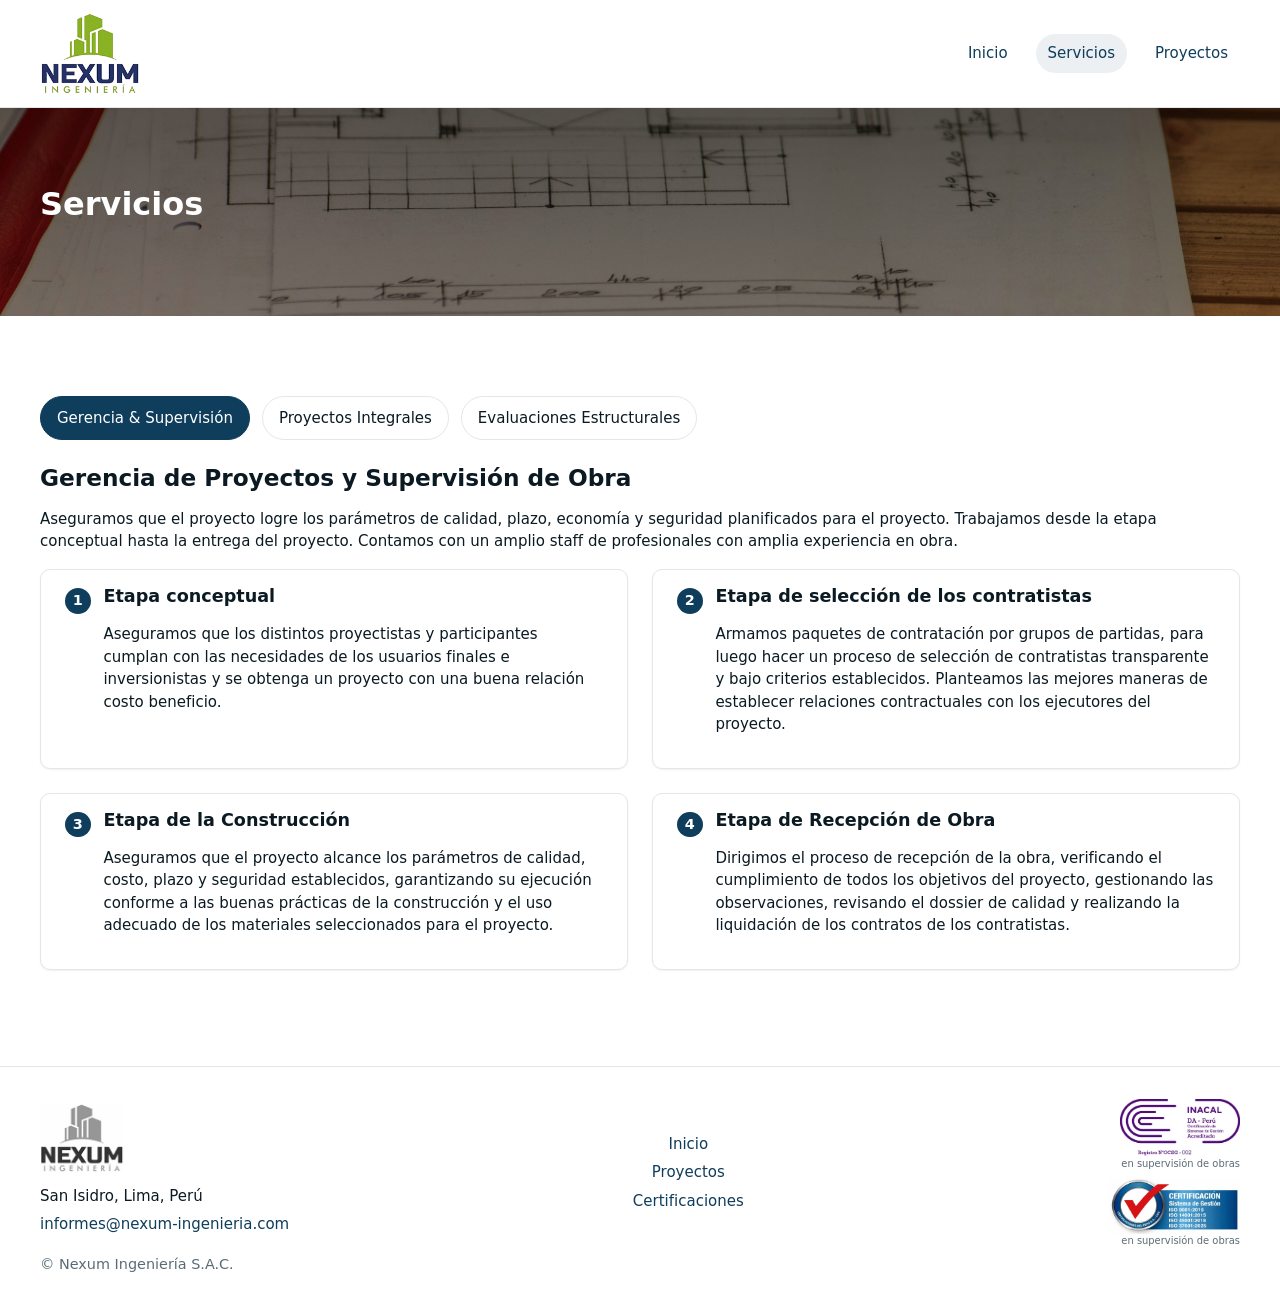
<file: pages/servicios.html>
<!doctype html>
<html lang="es">
  <head>
    <meta charset="utf-8" />
    <title>Servicios | Nexum Ingeniería</title>
    <meta name="viewport" content="width=device-width, initial-scale=1" />
    <meta
      name="description"
      content="Gerencia y Supervisión de Obra, Proyectos Integrales y Evaluaciones Estructurales."
    />
    <link rel="stylesheet" href="../css/styles.css" />
    <link rel="icon" href="../assets/brand/logo_ico.png" type="image/png" />
  </head>
  <body>
    <div id="loading-bar" aria-hidden="true"></div>

    <header class="site-header">
      <div class="container flex flex--between flex--center">
        <a class="brand brand--large" href="../index.html">
          <img
            src="../assets/brand/logo_ico.png"
            alt="Nexum Ingeniería"
            width="168"
            height="62"
          />
        </a>
        <button
          class="nav-toggle"
          aria-expanded="false"
          aria-controls="primary-nav"
          aria-label="Abrir menú"
        >
          <span class="nav-toggle__bar"></span>
        </button>
        <nav id="primary-nav" class="site-nav" aria-label="Principal">
          <a href="../index.html">Inicio</a>
          <a href="servicios.html" aria-current="page">Servicios</a>
          <a href="proyectos.html">Proyectos</a>
        </nav>
      </div>
    </header>

    <section
      class="page-hero"
      style="
        --hero-bg: url(&quot;../assets/hero/planos-obra-1920x640.jpg&quot;);
      "
    >
      <div class="container"><h1>Servicios</h1></div>
    </section>

    <main class="container tabs" data-tabs="servicios">
      <nav
        class="tabs__nav flex flex--wrap"
        role="tablist"
        aria-label="Servicios"
      >
        <button role="tab" aria-selected="true" data-tab-target="#gpso">
          Gerencia & Supervisión
        </button>
        <button role="tab" aria-selected="false" data-tab-target="#integrales">
          Proyectos Integrales
        </button>
        <button
          role="tab"
          aria-selected="false"
          data-tab-target="#estructurales"
        >
          Evaluaciones Estructurales
        </button>
      </nav>

      <section id="gpso" role="tabpanel" class="tab is-active flow">
        <h2>Gerencia de Proyectos y Supervisión de Obra</h2>
        <p>
          Aseguramos que el proyecto logre los parámetros de calidad, plazo,
          economía y seguridad planificados para el proyecto. Trabajamos desde
          la etapa conceptual hasta la entrega del proyecto. Contamos con un
          amplio staff de profesionales con amplia experiencia en obra.
        </p>
        <ol class="timeline grid grid--timeline">
          <li>
            <h3>Etapa conceptual</h3>
            <p>
              Aseguramos que los distintos proyectistas y participantes cumplan
              con las necesidades de los usuarios finales e inversionistas y se
              obtenga un proyecto con una buena relación costo beneficio.
            </p>
          </li>
          <li>
            <h3>Etapa de selección de los contratistas</h3>
            <p>
              Armamos paquetes de contratación por grupos de partidas, para
              luego hacer un proceso de selección de contratistas transparente y
              bajo criterios establecidos. Planteamos las mejores maneras de
              establecer relaciones contractuales con los ejecutores del
              proyecto.
            </p>
          </li>
          <li>
            <h3>Etapa de la Construcción</h3>
            <p>
              Aseguramos que el proyecto alcance los parámetros de calidad,
              costo, plazo y seguridad establecidos, garantizando su ejecución
              conforme a las buenas prácticas de la construcción y el uso
              adecuado de los materiales seleccionados para el proyecto.
            </p>
          </li>
          <li>
            <h3>Etapa de Recepción de Obra</h3>
            <p>
              Dirigimos el proceso de recepción de la obra, verificando el
              cumplimiento de todos los objetivos del proyecto, gestionando las
              observaciones, revisando el dossier de calidad y realizando la
              liquidación de los contratos de los contratistas.
            </p>
          </li>
        </ol>
      </section>

      <section id="integrales" role="tabpanel" class="tab flow">
        <h2>Proyectos Integrales</h2>
        <p>
          Desarrollamos la Ingeniería en todas sus especialidades, desde su
          compatibilización hasta la entrega del proyecto. Los acompañamos
          durante los trámites de gestión municipal hasta la obtención de la
          licencia de construcción. Contamos con proyectistas de amplia
          trayectoria.
        </p>
        <div class="grid grid--2 grid--sm-1 grid--gap">
          <article class="card soft">
            <h3>Diseño e Ingeniería</h3>
            <p>
              Desarrollamos todas las especialidades de su proyecto o expediente
              técnico, asegurando una adecuada relación costo-beneficio, hasta
              la entrega de un proyecto totalmente compatibilizado.
            </p>
          </article>
          <article class="card soft">
            <h3>Costos y Presupuestos</h3>
            <p>
              Elaboramos los costos y presupuestos de acuerdo con sus
              requerimientos, respaldados por una base de datos completa y
              actualizada de los costos del mercado.
            </p>
          </article>
          <article class="card soft">
            <h3>Modelamiento BIM</h3>
            <p>
              Desarrollamos proyectos en BIM (Building Information Modeling),
              ofreciendo un modelo colaborativo que integra a todos los
              participantes del proyecto, permitiendo reducir incompatibilidades
              y planificar adecuadamente su ejecución.
            </p>
          </article>
          <article class="card soft">
            <h3>Evaluaciones Estructurales</h3>
            <p>
              Verificamos el estado de las estructuras de concreto y metálicas
              mediante la extracción de muestras para ensayos de resistencia,
              pruebas de carbonatación e inspecciones de corrosión, informando
              su condición actual y proponiendo las reparaciones o
              mantenimientos necesarios para asegurar su funcionalidad y
              durabilidad.
            </p>
          </article>
        </div>
      </section>

      <section id="estructurales" role="tabpanel" class="tab flow">
        <h2>Evaluaciones Estructurales</h2>
        <p>
          Verificamos el estado de sus estructuras de concreto y estructuras
          metálicas mediante la extracción de muestras para ensayos de
          resistencia, pruebas de carbonatación e inspecciones de corrosión;
          informando el estado de sus estructuras y proponiendo las reparaciones
          o mantenimientos que aseguran su funcionalidad y duración. Contamos
          con maquinaria propia.
        </p>
        <div class="grid grid--3 grid--sm-1 grid--gap">
          <article class="card soft">
            <h3>Ensayos de resistencia</h3>
            <p>
              Extracción de muestras y verificación técnica del comportamiento
              del material.
            </p>
          </article>
          <article class="card soft">
            <h3>Carbonatación e inspecciones</h3>
            <p>
              Pruebas especializadas para determinar el estado actual y
              durabilidad estructural.
            </p>
          </article>
          <article class="card soft">
            <h3>Reparaciones y mantenimiento</h3>
            <p>
              Propuestas técnicas para asegurar funcionalidad, seguridad y vida
              útil.
            </p>
          </article>
        </div>
      </section>
    </main>

    <footer class="site-footer">
      <div class="container grid grid--footer">
        <div class="footer__brand">
          <img
            src="../assets/brand/logo-nexum-mono.png"
            alt="Nexum Ingeniería"
            width="112"
            height="40"
            loading="lazy"
            decoding="async"
          />
          <p>San Isidro, Lima, Perú</p>
          <p>
            <a href="mailto:informes@nexum-ingenieria.com">
              informes@nexum-ingenieria.com
            </a>
          </p>
        </div>

        <nav aria-label="Secundario" class="footer__links">
          <a href="../index.html">Inicio</a>
          <a href="../pages/proyectos.html">Proyectos</a>
          <a href="../index.html#certificaciones">Certificaciones</a>
        </nav>

        <div
          class="footer__certs"
          aria-label="Certificaciones y acreditaciones"
        >
          <div class="footer__cert-item">
            <img
              src="../assets/iso/logo-inacal-ocsg-002.jpg"
              alt="Logo INACAL OCSG 002"
              loading="lazy"
              decoding="async"
            />
            <p>en supervisión de obras</p>
          </div>

          <div class="footer__cert-item">
            <img
              src="../assets/iso/iso-9001-14001-45001.jpeg"
              alt="Certificaciones ISO 9001, ISO 14001 e ISO 45001"
              loading="lazy"
              decoding="async"
            />
            <p>en supervisión de obras</p>
          </div>
        </div>
      </div>

      <div class="container footer__bottom">
        <p class="small">© Nexum Ingeniería S.A.C.</p>
      </div>
    </footer>

    <script src="../js/app.js" defer></script>
  </body>
</html>
</file>
<file: css/styles.css>
/* =========================
   Variables
========================= */
:root {
  --brand: #0f3d5c;
  --brand-2: #0b2e45;
  --accent: #f59e0b;
  --ink: #0b1a22;
  --muted: #5b6b75;
  --line: #e3e7ea;
  --bg: #ffffff;
  --surface: #f7f9fb;

  --radius: 16px;
  --radius-sm: 10px;

  --space-1: 0.25rem;
  --space-2: 0.5rem;
  --space-3: 0.75rem;
  --space-4: 1rem;
  --space-5: 1.5rem;
  --space-6: 2rem;
  --space-8: 3rem;

  --shadow-sm: 0 1px 2px rgba(0, 0, 0, 0.06);
  --shadow: 0 6px 18px rgba(0, 0, 0, 0.08);

  --maxw: 1200px;
  --mobile-header-height: 74px;
}

/* =========================
   Reset
========================= */
*,
*::before,
*::after {
  box-sizing: border-box;
}

html {
  scroll-behavior: smooth;
}

body {
  margin: 0;
  font-family:
    ui-sans-serif,
    system-ui,
    -apple-system,
    "Segoe UI",
    Roboto,
    "Helvetica Neue",
    Arial,
    "Noto Sans",
    "Liberation Sans",
    "Apple Color Emoji",
    "Segoe UI Emoji";
  font-size: 15px;
  line-height: 1.5;
  color: var(--ink);
  background: var(--bg);
  -webkit-font-smoothing: antialiased;
  -moz-osx-font-smoothing: grayscale;
}

img,
svg,
video {
  display: block;
  max-width: 100%;
  height: auto;
}

a {
  color: var(--brand);
  text-decoration: none;
}

a:hover {
  text-decoration: underline;
}

button {
  cursor: pointer;
  font: inherit;
}

ul,
ol {
  padding-left: 1.25rem;
}

h1,
h2,
h3 {
  margin: 0 0 var(--space-4);
  line-height: 1.2;
  font-weight: 700;
}

h1 {
  font-size: 2rem;
}

h2 {
  font-size: 1.45rem;
}

h3 {
  font-size: 1.1rem;
}

p {
  margin: 0 0 var(--space-4);
}

/* =========================
   Layout utilities
========================= */
.container {
  width: min(calc(100% - 2 * var(--space-4)), var(--maxw));
  margin-inline: auto;
}

.flex {
  display: flex;
}

.flex--center {
  align-items: center;
}

.flex--between {
  justify-content: space-between;
}

.flex--wrap {
  flex-wrap: wrap;
}

.flex--column {
  flex-direction: column;
}

.flex--gap {
  gap: var(--space-4);
}

.grid {
  display: grid;
}

.grid--gap {
  gap: var(--space-5);
}

.grid--auto-fit {
  grid-template-columns: repeat(auto-fit, minmax(120px, 1fr));
}

.grid--cards-3 {
  grid-template-columns: repeat(auto-fit, minmax(280px, 1fr));
}

.grid--tiles-4 {
  grid-template-columns: repeat(auto-fit, minmax(240px, 1fr));
}

.grid--2,
.grid--3,
.grid--filters,
.grid--timeline,
.grid--contact,
.grid--footer {
  grid-template-columns: 1fr;
}

.grid--contact,
.grid--footer {
  align-items: start;
}

/* =========================
   Typography utilities
========================= */
.small {
  font-size: 0.9rem;
  color: var(--muted);
}

.center {
  text-align: center;
}

.mt-2 {
  margin-top: var(--space-5);
}

.visually-hidden {
  position: absolute !important;
  width: 1px;
  height: 1px;
  padding: 0;
  margin: -1px;
  overflow: hidden;
  clip: rect(0, 0, 0, 0);
  white-space: nowrap;
  border: 0;
}

.flow > * + * {
  margin-top: var(--space-4);
}

/* =========================
   Buttons
========================= */
.btn {
  display: inline-flex;
  align-items: center;
  justify-content: center;
  padding: 0.75rem 1rem;
  border: 1px solid transparent;
  border-radius: 999px;
  font-weight: 600;
  text-decoration: none;
  transition: 0.2s ease;
}

.btn.primary {
  color: #fff;
  background: var(--brand);
  box-shadow: var(--shadow-sm);
}

.btn.primary:hover {
  filter: brightness(0.95);
  text-decoration: none;
}

.btn.ghost {
  color: var(--brand);
  background: transparent;
  border-color: var(--brand);
}

.btn.ghost:hover {
  background: rgba(15, 61, 92, 0.06);
  text-decoration: none;
}

/* =========================
   Cards
========================= */
.card {
  padding: var(--space-5);
  background: var(--bg);
  border: 1px solid var(--line);
  border-radius: var(--radius);
  box-shadow: var(--shadow-sm);
}

.card.soft {
  background: var(--surface);
}

/* =========================
   Header and navigation
========================= */
.site-header {
  position: sticky;
  top: 0;
  z-index: 50;
  background: #fff;
  border-bottom: 1px solid var(--line);
  isolation: isolate;
}

.site-header .container {
  padding-block: var(--space-3);
}

.site-header .brand--large img {
  width: 100px;
  height: auto;
  max-height: none;
}

.site-nav {
  display: flex;
  gap: var(--space-4);
  align-items: center;
}

.site-nav a {
  padding: 0.5rem 0.75rem;
  border-radius: 999px;
}

.site-nav a[aria-current="page"] {
  background: rgba(15, 61, 92, 0.08);
}

/* =========================
   Mobile toggle
========================= */
.nav-toggle {
  display: none;
  width: 44px;
  height: 44px;
  border: 0;
  background: transparent;
  position: relative;
}

.nav-toggle__bar,
.nav-toggle__bar::before,
.nav-toggle__bar::after {
  content: "";
  position: absolute;
  left: 50%;
  width: 24px;
  height: 2px;
  background: var(--ink);
  transform: translateX(-50%);
  transition:
    transform 0.2s ease,
    background-color 0.2s ease,
    opacity 0.2s ease;
}

.nav-toggle__bar {
  top: 50%;
}

.nav-toggle__bar::before {
  top: -7px;
}

.nav-toggle__bar::after {
  top: 7px;
}

.nav-toggle[aria-expanded="true"] .nav-toggle__bar {
  background-color: transparent;
}

.nav-toggle[aria-expanded="true"] .nav-toggle__bar::before {
  top: 0;
  transform: translateX(-50%) rotate(45deg);
}

.nav-toggle[aria-expanded="true"] .nav-toggle__bar::after {
  top: 0;
  transform: translateX(-50%) rotate(-45deg);
}

/* =========================
   Hero
========================= */
.hero,
.page-hero {
  position: relative;
  margin-bottom: var(--space-6);
  color: #fff;
  background:
    linear-gradient(180deg, rgba(0, 0, 0, 0.45), rgba(0, 0, 0, 0.25)),
    center / cover no-repeat var(--hero-bg, none);
}

.hero {
  padding: clamp(4rem, 8vw, 8rem) 0;
}

.page-hero {
  padding: clamp(3rem, 6vw, 5rem) 0;
}

.hero__content {
  display: grid;
  gap: var(--space-4);
}

.hero__ctas {
  display: none;
  margin-top: var(--space-2);
}

.hero .btn.ghost,
.page-hero .btn.ghost {
  color: var(--brand);
  background: rgb(255 255 255 / 88%);
  border-color: transparent;
  text-decoration: none;
}

.hero .btn.ghost:hover,
.page-hero .btn.ghost:hover {
  background: #fff;
}

/* =========================
   Sections
========================= */
main {
  padding-bottom: var(--space-8);
}

.section-hd {
  margin-bottom: var(--space-5);
}

.services-summary,
.featured-projects,
.clients {
  padding: var(--space-8) 0;
}

.cta-band {
  padding: var(--space-8) 0;
  color: #fff;
  text-align: center;
  background: linear-gradient(90deg, var(--brand), var(--brand-2));
}

.cta-contact-btn {
  color: #fff;
  background-color: transparent;
  border-color: #fff;
  box-shadow: 0 10px 25px rgba(0, 0, 0, 0.18);
}

.cta-contact-btn:hover {
  color: #0a3a55;
  background-color: #fff;
  border-color: #fff;
}

/* =========================
   Logos and certifications
========================= */
.logos img {
  max-height: 48px;
  justify-self: center;
  filter: grayscale(20%);
  opacity: 0.9;
}

.inline-badges {
  display: grid;
  grid-template-columns: repeat(4, minmax(0, 1fr));
  width: 100%;
  align-items: start;
  justify-items: center;
  gap: var(--space-5);
  list-style: none;
  padding: 0;
  margin: 0 0 20px;
}

.inline-badge-item {
  display: flex;
  flex-direction: column;
  align-items: center;
  justify-content: flex-start;
  gap: 0;
}

.inline-badge-item img {
  width: 96px;
  height: 50px;
  object-fit: contain;
  margin: 0;
}

.inline-badge-item p {
  margin: 0;
  font-size: 0.68rem;
  line-height: 1.05;
  color: var(--muted);
  text-align: center;
}

#certificaciones .certs-grid {
  grid-template-columns: repeat(4, minmax(0, 1fr));
}

#certificaciones .cert {
  padding: var(--space-4);
  background: #fff;
  border: 1px solid var(--line);
  border-radius: var(--radius-sm);
  box-shadow: var(--shadow-sm);
  overflow: visible;
  text-align: center;
}

#certificaciones .cert .img-loading {
  display: flex;
  justify-content: center;
  overflow: visible;
}

#certificaciones .cert img {
  display: block;
  margin-inline: auto;
  width: min(100%, 240px);
  max-width: 100%;
  height: auto;
  max-height: none;
  object-fit: contain;
  border: 1.5px solid #000;
  transform-origin: center center;
  transition:
    transform 0.25s ease-out,
    border-color 0.25s ease-out,
    box-shadow 0.25s ease-out;
}

#certificaciones .cert:hover img {
  transform: scale(1.02);
  border-color: #000;
  position: relative;
  z-index: 2;
  box-shadow: 0 8px 18px rgba(0, 0, 0, 0.14);
}

#certificaciones figcaption {
  margin-top: 0.75rem;
  text-align: center;
  color: var(--muted);
}

/* =========================
   Tabs
========================= */
.tabs {
  display: grid;
  gap: var(--space-5);
  padding: var(--space-8) 0;
}

.tabs__nav {
  gap: var(--space-3);
}

.tabs__nav button {
  padding: 0.6rem 1rem;
  color: var(--ink);
  background: #fff;
  border: 1px solid var(--line);
  border-radius: 999px;
}

.tabs__nav button[aria-selected="true"] {
  color: #fff;
  background: var(--brand);
  border-color: var(--brand);
}

.tab {
  display: none;
}

.tab.is-active {
  display: block;
}

/* =========================
   Timeline
========================= */
.timeline {
  display: grid;
  gap: var(--space-5);
  list-style: none;
  padding: 0;
  margin: 0;
  counter-reset: step;
}

.timeline li {
  position: relative;
  padding: var(--space-4) var(--space-5) var(--space-4)
    calc(var(--space-5) + 2.4rem);
  background: #fff;
  border: 1px solid var(--line);
  border-radius: var(--radius-sm);
  box-shadow: var(--shadow-sm);
}

.timeline li::before {
  content: counter(step);
  counter-increment: step;
  position: absolute;
  left: var(--space-5);
  top: calc(var(--space-4) + 2px);
  width: 1.6rem;
  height: 1.6rem;
  display: grid;
  place-items: center;
  border-radius: 999px;
  color: #fff;
  background: var(--brand);
  font-size: 0.9rem;
  font-weight: 700;
}

/* =========================
   Tiles and project cards
========================= */
.tile,
.projects-grid .project-card {
  background: #fff;
  border: 1px solid var(--line);
  border-radius: var(--radius);
  overflow: hidden;
  box-shadow: var(--shadow-sm);
}

.tile h3 {
  margin: var(--space-4);
}

.tile p {
  margin: 0 var(--space-4) var(--space-5);
  color: var(--muted);
}

.projects-grid {
  grid-auto-flow: row dense;
  margin-top: 0;
}

.project-card__body {
  padding: var(--space-5);
}

.project-card img,
.case-card img {
  width: 100%;
  aspect-ratio: 3 / 2;
  object-fit: cover;
  display: block;
  background: #f2f5f8;
}

.meta {
  display: grid;
  gap: 0.25rem;
  list-style: none;
  padding: 0;
  margin: var(--space-3) 0 0;
  font-size: 0.95rem;
  color: var(--muted);
}

/* =========================
   Filters
========================= */
.filters {
  padding-top: 0;
  padding-bottom: 12px;
  border-bottom: 0;
}

.filter-search input {
  width: 100%;
  padding: 0.8rem 1rem;
  background: #fff;
  border: 1px solid var(--line);
  border-radius: 999px;
}

.filters__label {
  margin-bottom: 0.5rem;
  font-weight: 700;
  color: var(--muted);
}

.results-count {
  margin-bottom: 8px;
}

.pills {
  display: flex;
  gap: 0.5rem;
  flex-wrap: wrap;
}

.pills button {
  padding: 0.5rem 0.9rem;
  color: var(--ink);
  background: #fff;
  border: 1px solid var(--line);
  border-radius: 999px;
}

.pills button[aria-pressed="true"],
.pills button.active {
  color: #fff;
  background: var(--brand);
  border-color: var(--brand);
}

.pills--service button {
  min-width: 11rem;
  justify-content: center;
}

/* =========================
   Forms
========================= */
.contact__form {
  display: grid;
  gap: var(--space-4);
}

.contact__form fieldset {
  display: grid;
  gap: var(--space-4);
  border: 0;
  padding: 0;
  margin: 0;
}

.contact__form legend {
  margin-bottom: 0.25rem;
  font-weight: 700;
}

label {
  display: grid;
  gap: 0.35rem;
  font-weight: 600;
}

input:not([type="checkbox"]),
select,
textarea {
  padding: 0.8rem 1rem;
  color: var(--ink);
  background: #fff;
  border: 1px solid var(--line);
  border-radius: 0.75rem;
}

input:focus,
select:focus,
textarea:focus {
  outline: 2px solid color-mix(in srgb, var(--brand) 35%, transparent);
  border-color: var(--brand);
}

.consent {
  display: flex;
  gap: 0.5rem;
  align-items: flex-start;
  font-weight: 500;
}

.consent input[type="checkbox"] {
  appearance: auto;
  width: 1.1rem;
  height: 1.1rem;
  margin-top: 0.2rem;
  padding: 0;
  border: 0;
  accent-color: var(--brand);
}

.form-actions {
  margin-top: 0.5rem;
}

.form-success {
  padding: var(--space-4);
  color: #216e48;
  background: #20a35c12;
  border: 1px solid #20a35c33;
  border-radius: 0.75rem;
  box-shadow: var(--shadow-sm);
}

/* =========================
   Footer
========================= */
.site-footer {
  margin-top: var(--space-8);
  padding: var(--space-6) 0;
  background: #fff;
  border-top: 1px solid var(--line);
}

.site-footer .grid--footer {
  display: grid;
  grid-template-columns: 1.2fr 0.85fr 0.95fr;
  align-items: center;
  column-gap: 20px;
}

.footer__brand {
  min-width: 0;
}

.footer__brand img {
  width: 84px;
  height: auto;
  margin-bottom: 12px;
}

.footer__brand p {
  margin: 0 0 6px;
}

.site-footer .footer__links {
  display: flex;
  flex-direction: column;
  align-items: center;
  justify-content: center;
  gap: 6px;
  text-align: center;
}

.site-footer .footer__links a {
  display: block;
  width: auto;
  text-align: center;
}

.footer__certs {
  display: flex;
  flex-direction: column;
  align-items: flex-end;
  justify-self: end;
  gap: 8px;
}

.footer__cert-item {
  display: flex;
  flex-direction: column;
  align-items: flex-end;
}

.footer__cert-item + .footer__cert-item {
  margin-top: 2px;
}

.footer__cert-item:first-child img {
  width: 120px;
  max-width: 100%;
}

.footer__cert-item:last-child img {
  width: 132px;
  max-width: 100%;
}

.footer__cert-item p {
  margin: 2px 0 0;
  font-size: 0.62rem;
  line-height: 1.05;
  color: var(--muted);
  text-align: right;
}

.footer__bottom {
  margin-top: 8px;
}

.site-footer .small {
  margin: 0;
}

/* =========================
   Clients carousel
========================= */
[data-carousel="clients"] {
  display: flex;
  flex-wrap: nowrap;
  gap: clamp(28px, 5vw, 56px);
  align-items: center;
  overflow: hidden;
  -webkit-overflow-scrolling: touch;
}

[data-carousel="clients"] > * {
  flex: 0 0 auto;
}

[data-carousel="clients"] img {
  width: auto;
  height: clamp(28px, 5vw, 44px);
  object-fit: contain;
  filter: none;
  opacity: 0.95;
  transition:
    transform 0.2s ease,
    opacity 0.2s ease;
}

[data-carousel="clients"] img:hover {
  transform: scale(1.04);
  opacity: 1;
}

.clients-rail .client-logo--large {
  height: clamp(38px, 6vw, 60px);
  max-height: 60px;
}

.clients-rail .client-logo--xl {
  height: clamp(46px, 7vw, 72px);
  max-height: 72px;
}

/* =========================
   Featured case cards
========================= */
.case-card {
  height: 100%;
  display: flex;
  flex-direction: column;
  overflow: hidden;
}

.case-card__body {
  flex: 1;
  padding: var(--space-4);
}

.case-card__title {
  margin-bottom: 0.35rem;
  color: var(--ink);
  font-weight: 700;
}

.case-card__body p {
  margin: 0 0 0.25rem;
}

.case-card__body p:last-child {
  margin-bottom: 0;
}

/* =========================
   Reveal animations
========================= */
[data-reveal="scroll"] > * {
  opacity: 0;
  transform: translateY(8px);
  transition: 0.4s ease;
}

[data-reveal="scroll"].in-view > * {
  opacity: 1;
  transform: none;
}

/* =========================
   Loading bar
========================= */
#loading-bar {
  position: fixed;
  top: 0;
  left: 0;
  width: 0%;
  height: 4px;
  opacity: 0;
  pointer-events: none;
  z-index: 9999;
  background: linear-gradient(90deg, var(--brand), var(--brand-2));
  box-shadow: 0 2px 10px rgba(10, 58, 85, 0.18);
  transition:
    width 0.25s ease,
    opacity 0.3s ease;
}

#loading-bar.is-active {
  opacity: 1;
}

#loading-bar.is-done {
  opacity: 0;
}

/* =========================
   Per-image loader
========================= */
.img-loading {
  position: relative;
  overflow: hidden;
}

.img-loading::before {
  content: "";
  position: absolute;
  inset: 0;
  background: rgba(255, 255, 255, 0.72);
  opacity: 1;
  transition: opacity 0.25s ease;
  pointer-events: none;
  z-index: 1;
}

.img-loading::after {
  content: "";
  position: absolute;
  top: 50%;
  left: 50%;
  width: 30px;
  height: 30px;
  margin-top: -15px;
  margin-left: -15px;
  border: 3px solid rgba(15, 61, 92, 0.18);
  border-top-color: var(--brand);
  border-radius: 50%;
  animation: img-spinner 0.7s linear infinite;
  opacity: 1;
  transition: opacity 0.25s ease;
  pointer-events: none;
  z-index: 2;
}

.img-loading.is-loaded::before,
.img-loading.is-loaded::after {
  opacity: 0;
}

@keyframes img-spinner {
  to {
    transform: rotate(360deg);
  }
}

/* =========================
   Responsive
========================= */
@media (min-width: 700px) {
  .grid--2 {
    grid-template-columns: repeat(2, minmax(0, 1fr));
  }

  .grid--filters {
    grid-template-columns: 1fr 1fr;
  }

  .grid--contact {
    grid-template-columns: 1fr 1.2fr;
  }
}

@media (min-width: 960px) {
  .grid--3 {
    grid-template-columns: repeat(3, minmax(0, 1fr));
  }

  .grid--timeline {
    grid-template-columns: repeat(2, minmax(0, 1fr));
  }

  .grid--filters > div + div {
    margin-left: var(--space-8);
  }
}

@media (max-width: 960px) {
  .site-nav {
    display: none;
    position: absolute;
    inset: calc(100% + 1px) 0 auto 0;
    gap: 0.25rem;
    padding: var(--space-4);
    background: #fff;
    border-top: 1px solid var(--line);
    border-radius: 0 0 var(--radius) var(--radius);
    box-shadow: var(--shadow);
    z-index: 40;
  }

  .site-nav.is-open {
    display: grid;
    grid-template-columns: 1fr;
  }

  .nav-toggle {
    display: block;
  }

  .inline-badges {
    grid-template-columns: repeat(2, minmax(0, 1fr));
    gap: 14px;
    margin-bottom: 16px;
  }

  #certificaciones .certs-grid {
    grid-template-columns: 1fr;
  }

  .inline-badge-item img {
    width: 78px;
    height: 40px;
  }

  .inline-badge-item p {
    font-size: 0.48rem;
  }

  #certificaciones .cert img {
    width: min(100%, 220px);
  }

  .site-footer .grid--footer {
    grid-template-columns: 1.1fr 0.9fr 1fr;
    column-gap: 16px;
  }

  .footer__cert-item:first-child img {
    width: 100px;
  }

  .footer__cert-item:last-child img {
    width: 112px;
  }

  .footer__cert-item p {
    font-size: 0.56rem;
    margin-top: 1px;
  }
}

@media (max-width: 600px) {
  html,
  body {
    overflow-x: hidden;
    margin: 0;
    padding: 0;
  }

  .site-header {
    position: fixed;
    top: 0 !important;
    left: 0;
    right: 0;
    width: 100%;
    z-index: 1000;
    background: #fff;
    border-bottom: 1px solid var(--line);
    transform: translate3d(0, 0, 0);
    -webkit-transform: translate3d(0, 0, 0);
    backface-visibility: hidden;
    -webkit-backface-visibility: hidden;
    will-change: transform;
    margin-top: 0 !important;
    inset-block-start: 0 !important;
  }

  .site-header .container {
    min-height: var(--mobile-header-height);
    padding-block: 8px;
  }

  .site-header .brand--large img {
    width: 100px;
  }

  body {
    padding-top: var(--mobile-header-height);
  }

  .site-nav {
    top: 100%;
  }

  .inline-badges {
    grid-template-columns: repeat(2, minmax(0, 1fr));
    gap: 10px;
    margin-bottom: 12px;
  }

  #certificaciones .certs-grid {
    grid-template-columns: 1fr;
  }

  .inline-badge-item img {
    width: 64px;
    height: 30px;
  }

  .inline-badge-item p {
    font-size: 0.38rem;
    line-height: 1.02;
  }

  #certificaciones .cert img {
    width: min(100%, 210px);
  }

  .site-footer .grid--footer {
    grid-template-columns: minmax(92px, 1fr) minmax(74px, 0.85fr) minmax(
        88px,
        1fr
      );
    align-items: start;
    column-gap: 8px;
    row-gap: 0;
  }

  .footer__brand img {
    width: 58px;
    margin-bottom: 6px;
  }

  .footer__brand p,
  .footer__brand a {
    font-size: 0.72rem;
    line-height: 1.2;
  }

  .site-footer .footer__links {
    gap: 4px;
    align-self: center;
  }

  .site-footer .footer__links a {
    font-size: 0.7rem;
    line-height: 1.15;
  }

  .footer__certs {
    gap: 6px;
  }

  .footer__cert-item + .footer__cert-item {
    margin-top: 0;
  }

  .footer__cert-item:first-child img {
    width: 72px;
  }

  .footer__cert-item:last-child img {
    width: 82px;
  }

  .footer__cert-item p {
    margin-top: 1px;
    font-size: 0.38rem;
  }

  .footer__bottom .small {
    font-size: 0.74rem;
  }
}

@media (max-width: 480px) {
  body {
    font-size: 14px;
    line-height: 1.6;
  }

  h1 {
    font-size: 1.8rem;
  }

  h2 {
    font-size: 1.3rem;
  }

  h3 {
    font-size: 1rem;
  }

  .timeline li {
    padding-left: calc(var(--space-5) + 2.8rem);
  }

  .timeline li::before {
    top: calc(var(--space-4) + 1px);
  }

  .hero-title,
  .page-hero h1 {
    font-size: clamp(1.7rem, 7vw, 2.1rem);
    line-height: 1.2;
    font-weight: 700;
  }

  .hero p,
  .page-hero p {
    font-size: 0.9rem;
  }

  .btn {
    padding: 0.65rem 1.4rem;
    font-size: 0.85rem;
  }

  .case-card__body {
    text-align: left;
  }

  .site-footer .grid--footer {
    grid-template-columns: minmax(84px, 1fr) minmax(68px, 0.8fr) minmax(
        80px,
        1fr
      );
    column-gap: 6px;
  }

  .footer__brand p,
  .footer__brand a {
    font-size: 0.68rem;
  }

  .site-footer .footer__links a {
    font-size: 0.66rem;
  }

  .footer__cert-item:first-child img {
    width: 66px;
  }

  .footer__cert-item:last-child img {
    width: 76px;
  }

  .footer__cert-item p {
    font-size: 0.34rem;
  }
}

@media (min-width: 1600px) {
  :root {
    --maxw: 1440px;
  }

  .container {
    width: min(calc(100% - 6rem), var(--maxw));
  }
}
</file>
